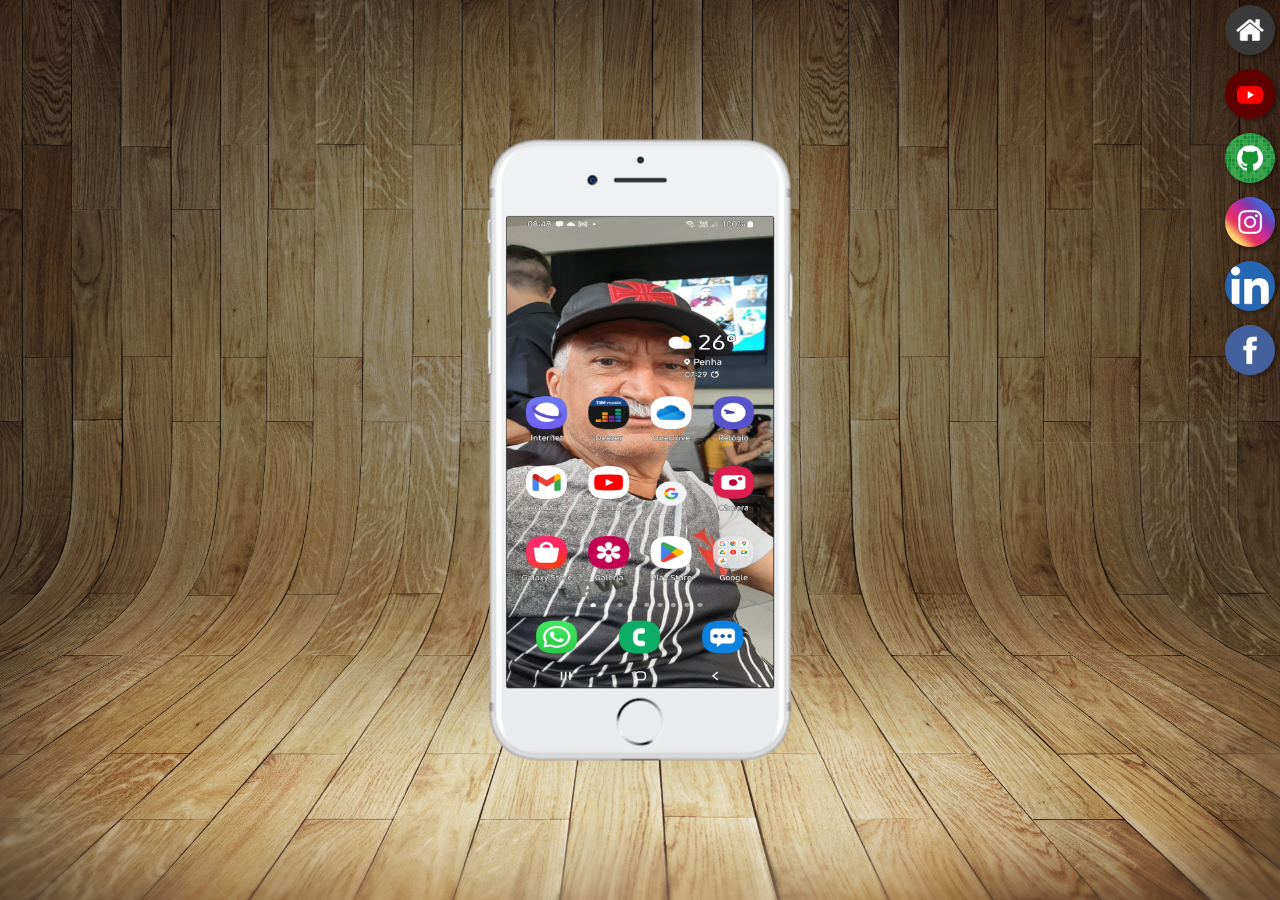
<file: index.html>
<!DOCTYPE html>
<html lang="Pt-br">
<head>
    <meta charset="UTF-8">
    <meta http-equiv="X-UA-Compatible" content="IE=edge">
    <meta name="viewport" content="width=device-width, initial-scale=1.0">
    <link rel="shortcut icon" href="favicon.ico" type="image/x-icon">
    <title>Projeto das Redes Sociais</title>
    <link rel="stylesheet" href="estilos/style.css">
</head>
<body>
   <main>
    <section id="telefone">
        <iframe src="home.html" name="tela" id="tela" frameborder="0">
            Seu navegador não é compatível com isso.
        </iframe>        
    </section>
    <section id="redes-sociais">
        <a href="home.html" target="tela"><img src="imagens/logo-home.jpg" alt="Home"></a><br>
        <a href="youtube.html" target="tela"><img src="imagens/logo-youtube.jpg" alt="YouTube"></a><br>
        <a href="github.html" target="tela"><img src="imagens/logo-github.jpg" alt="GitHub"></a><br>
        <a href="instagram.html" target="tela"><img src="imagens/logo-instagram.jpg" alt="Instagram"></a><br>
        <a href="linkedin.html" target="tela"><img src="imagens/logo-linkedin.jpg" alt="LinkedIn"></a><br>
        <a href="facebook.html" target="tela"><img src="imagens/logo-facebook.jpg" alt="Facebook"></a>
    </section>
   </main>
</body>
</html>
</file>
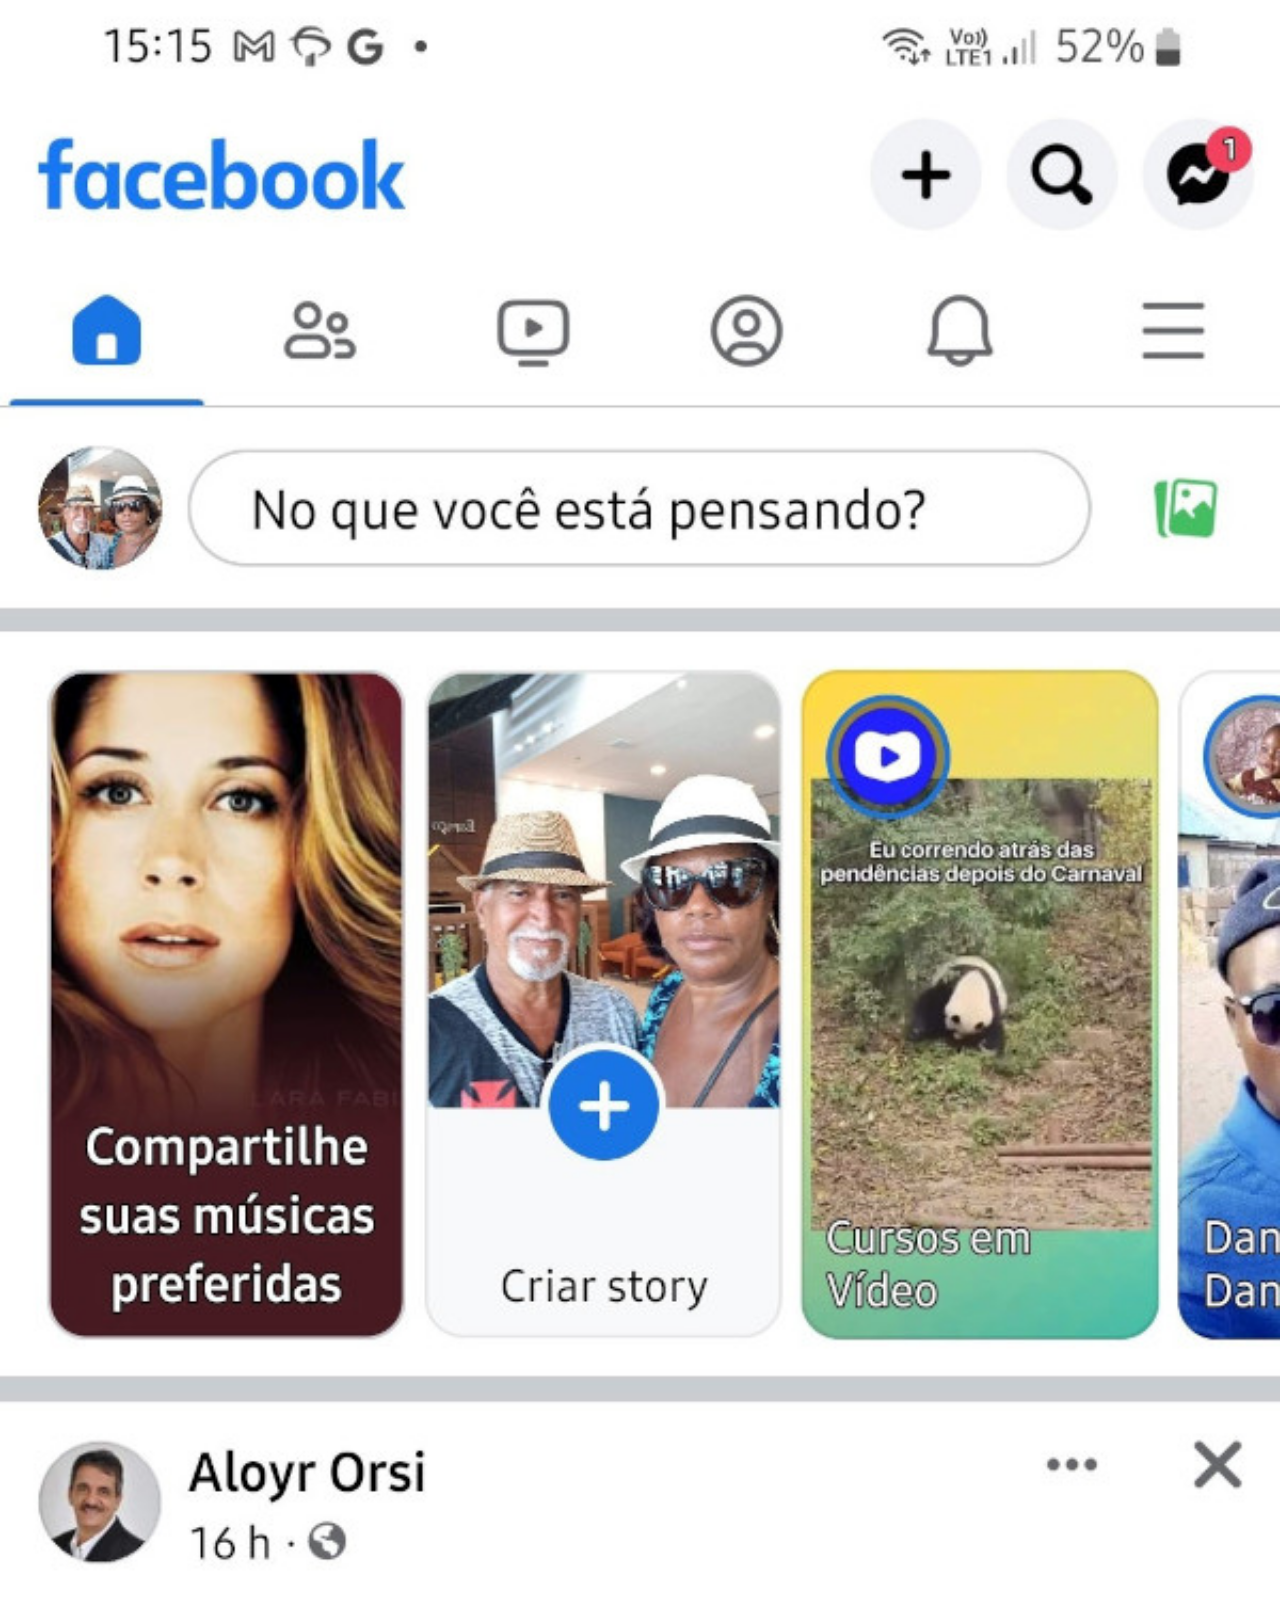
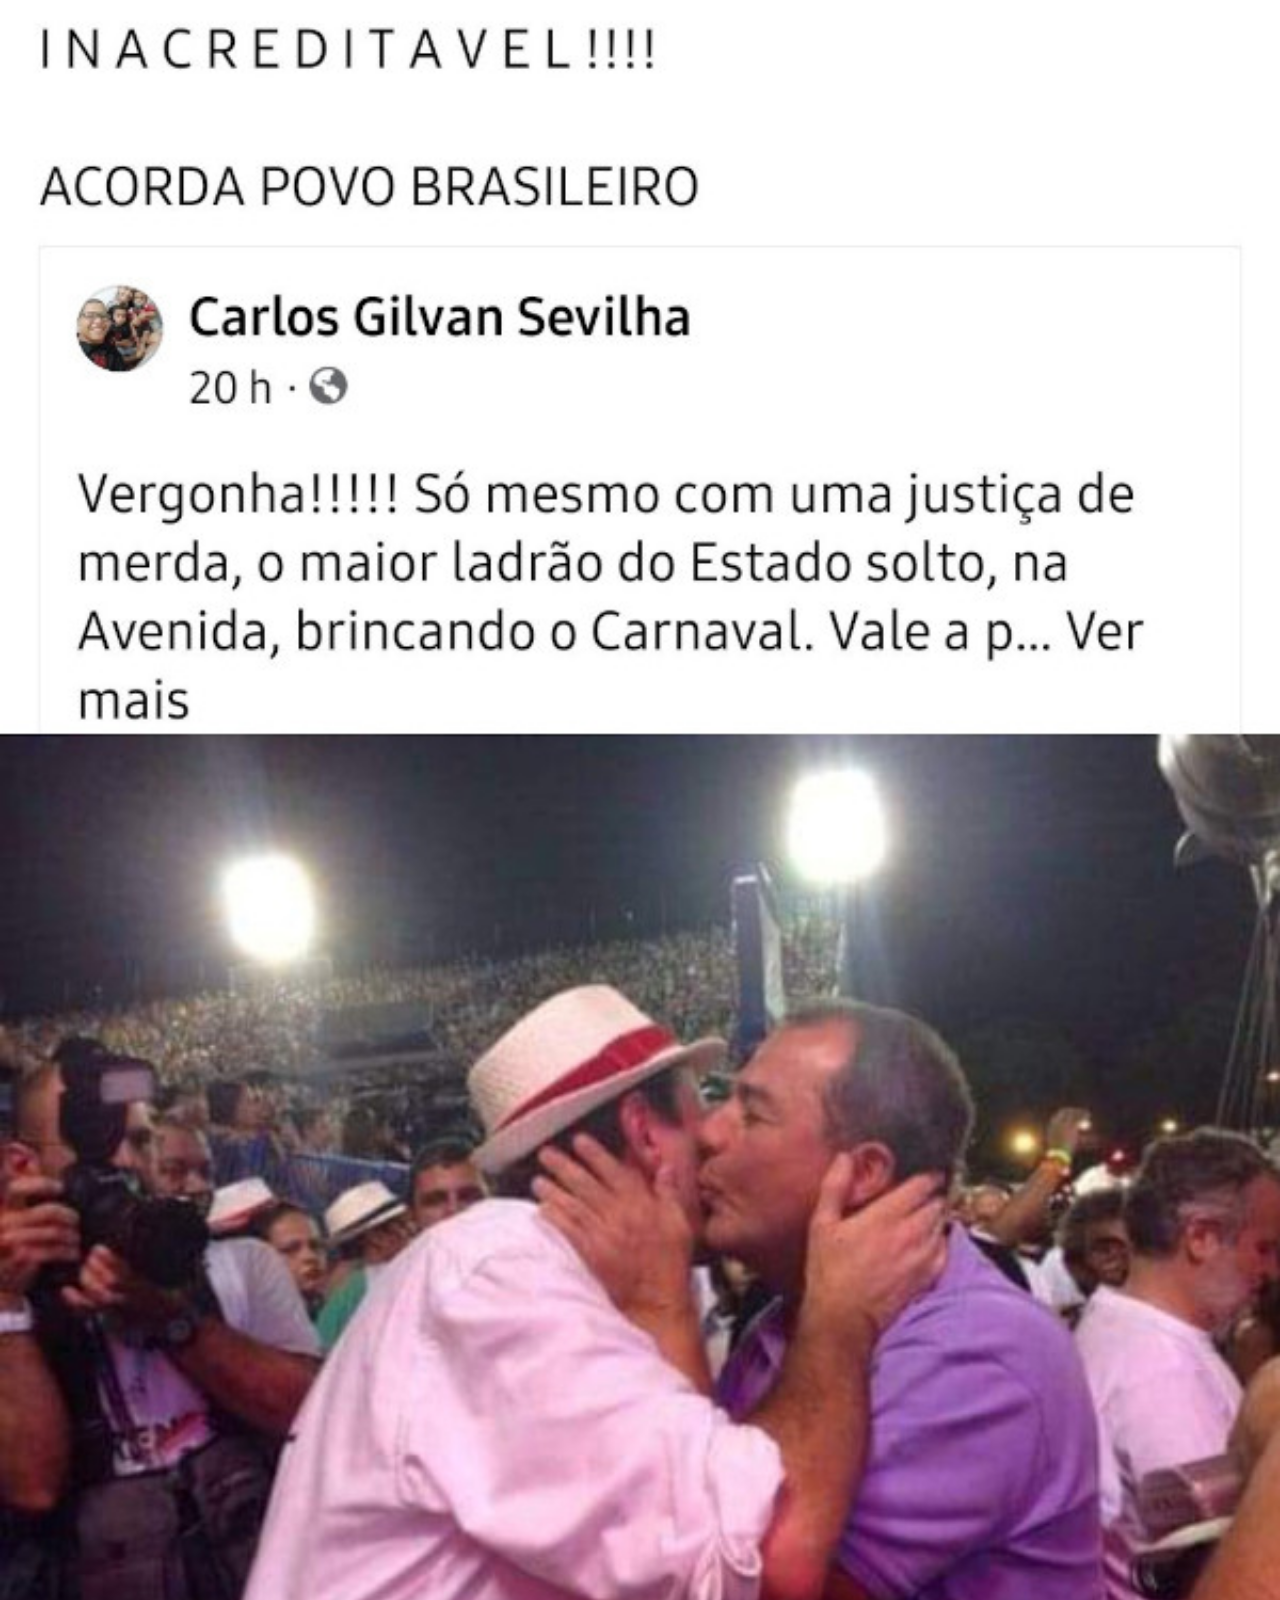
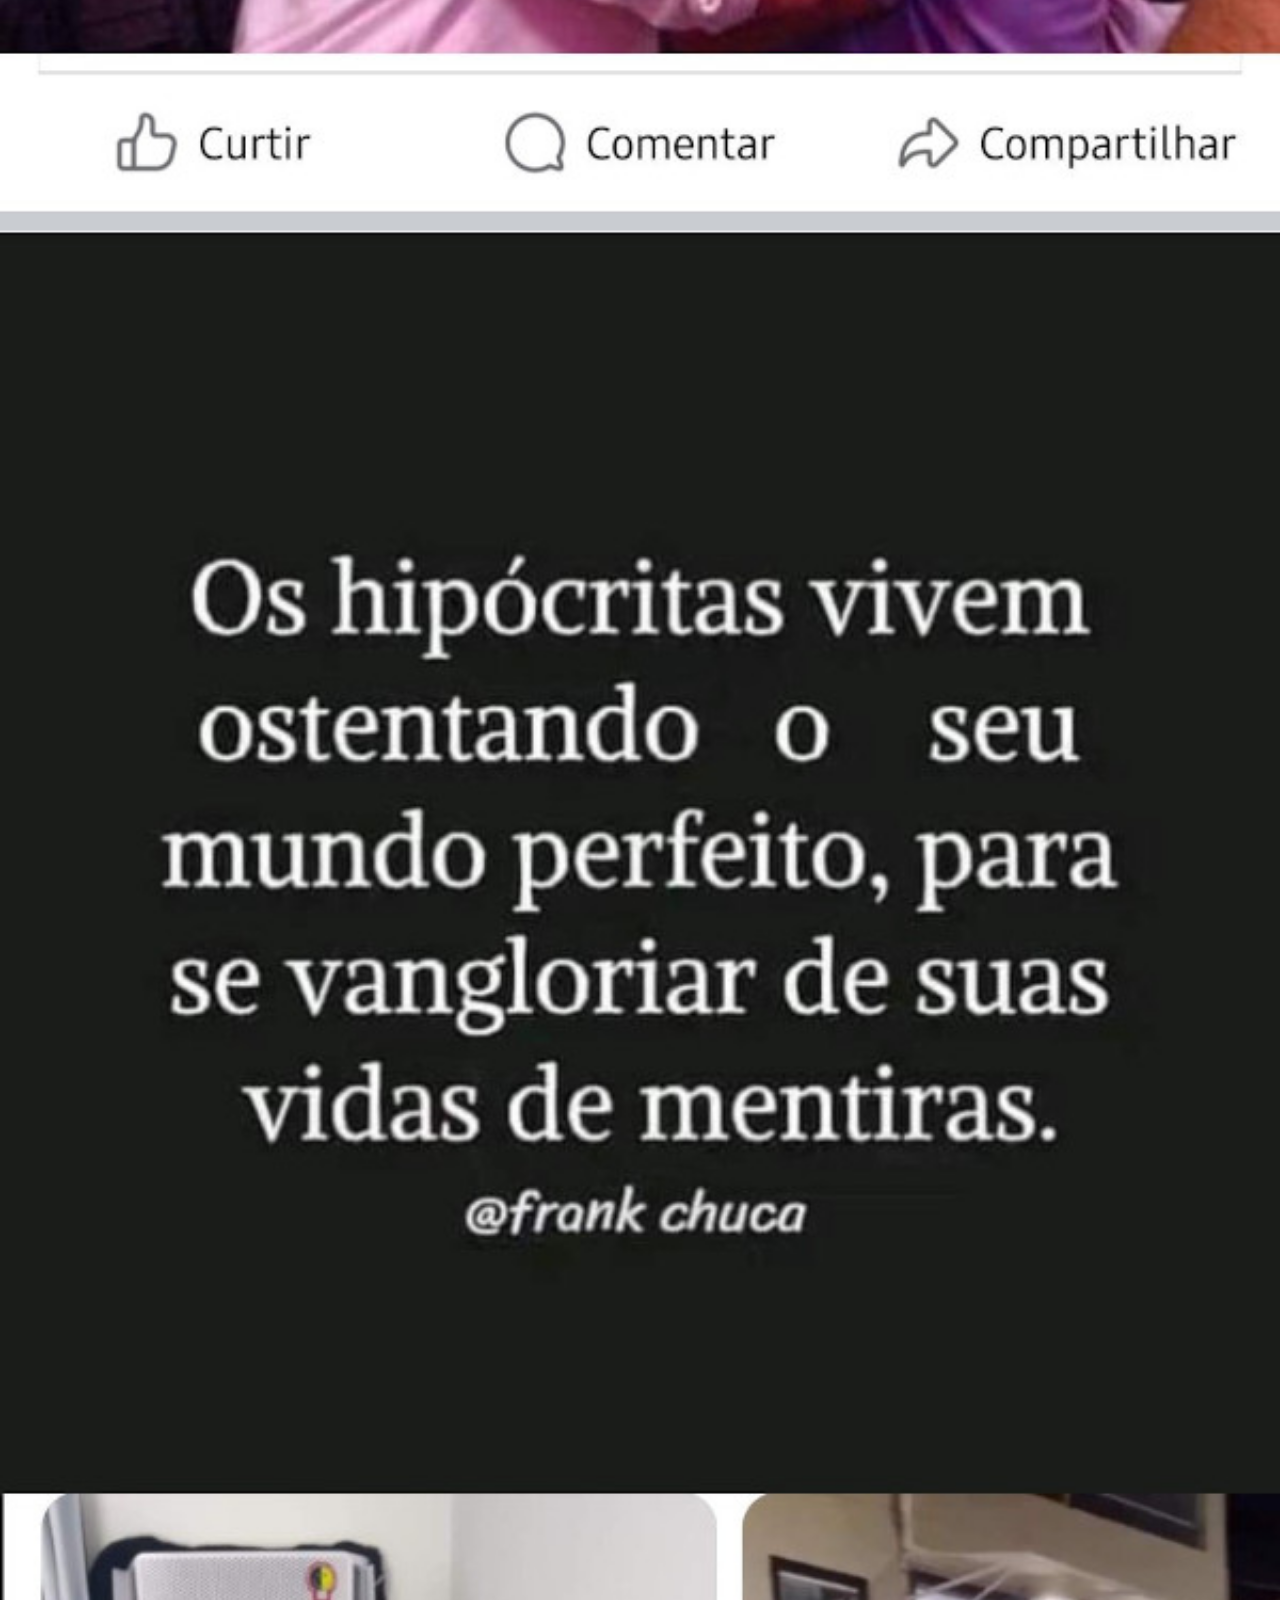
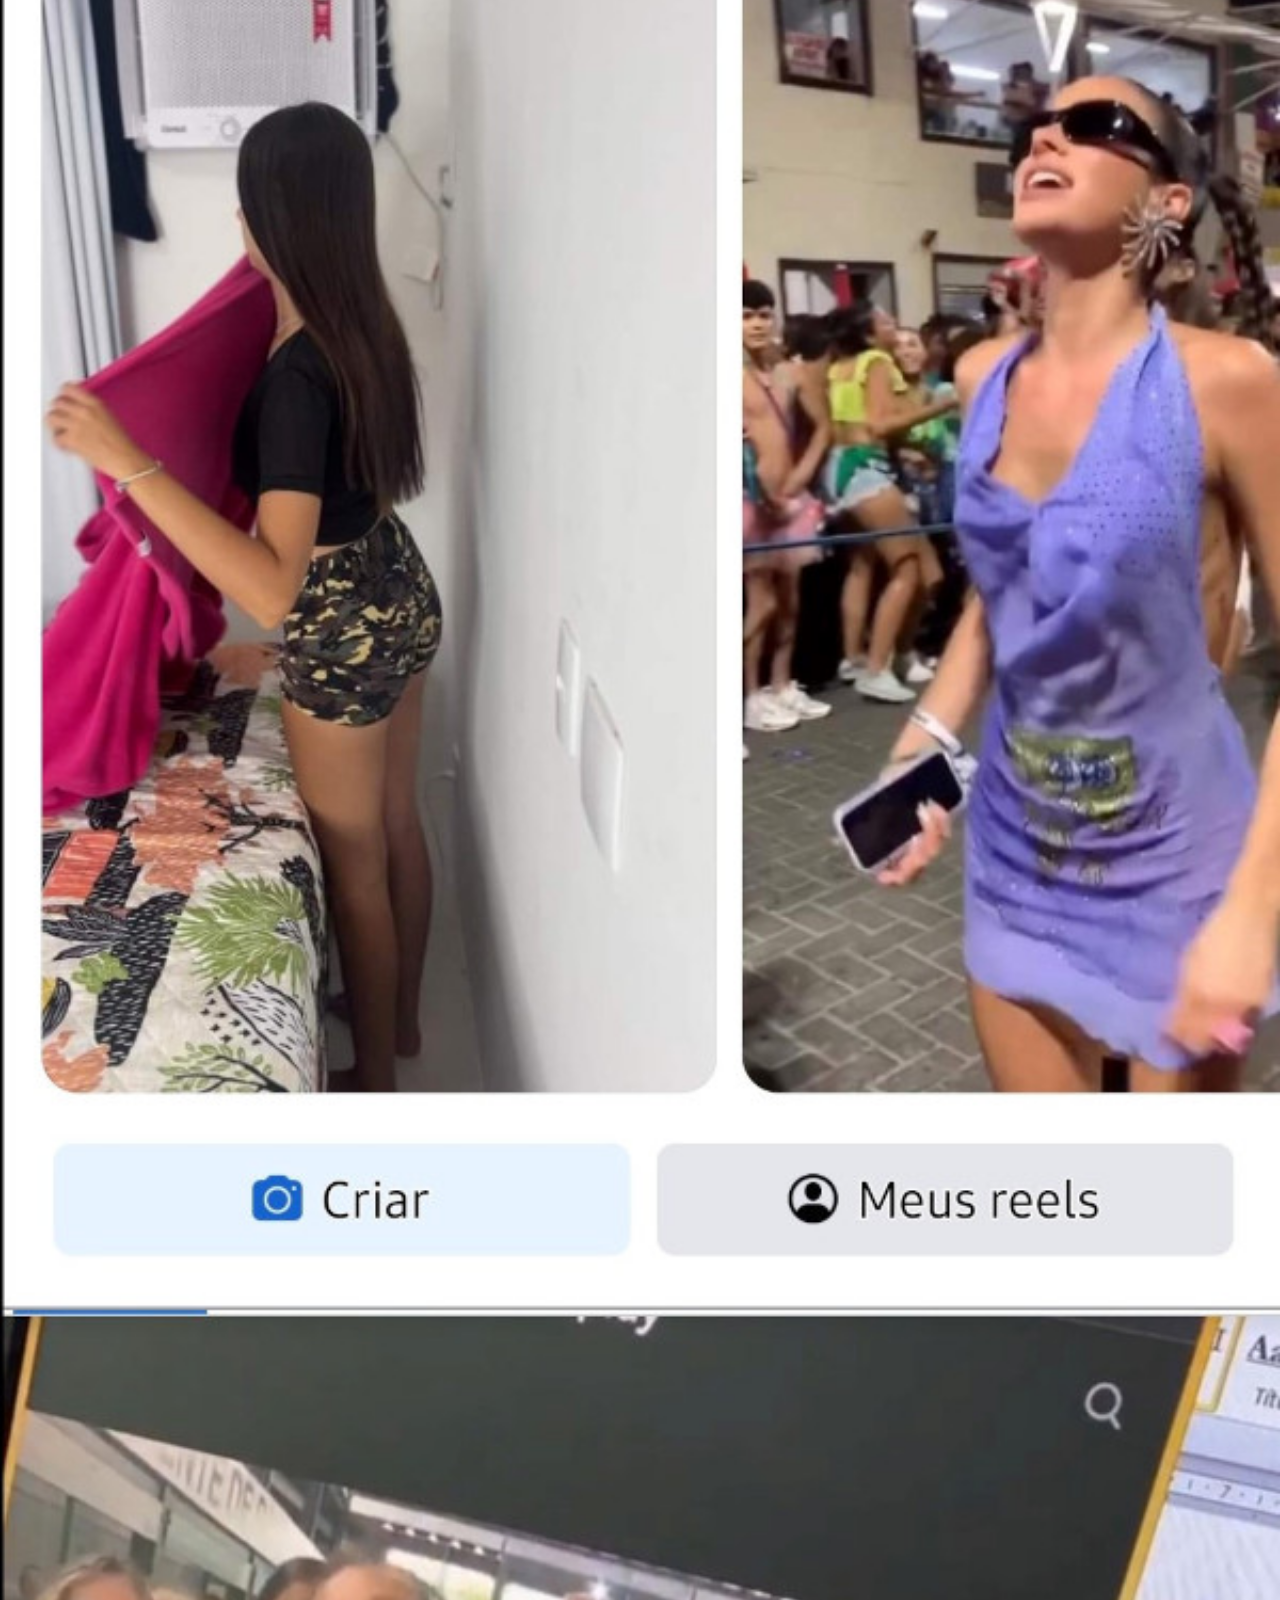
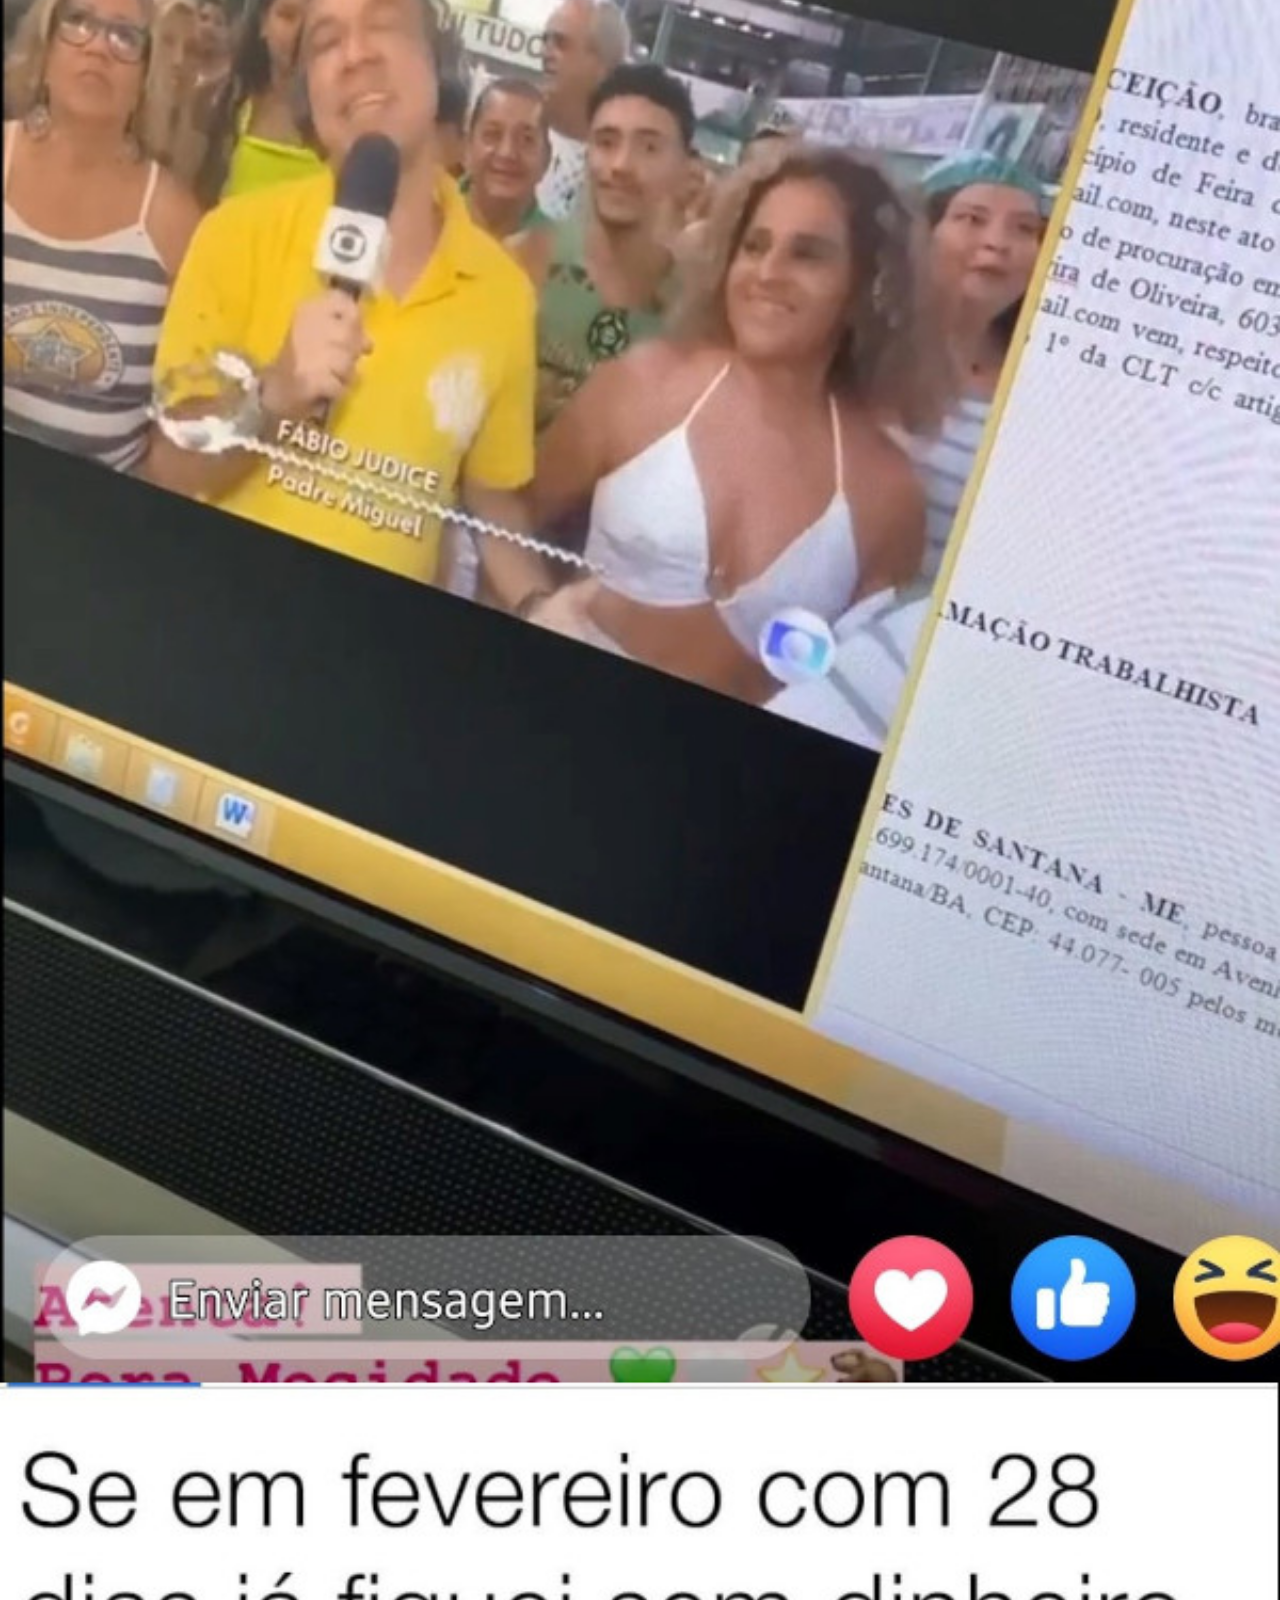
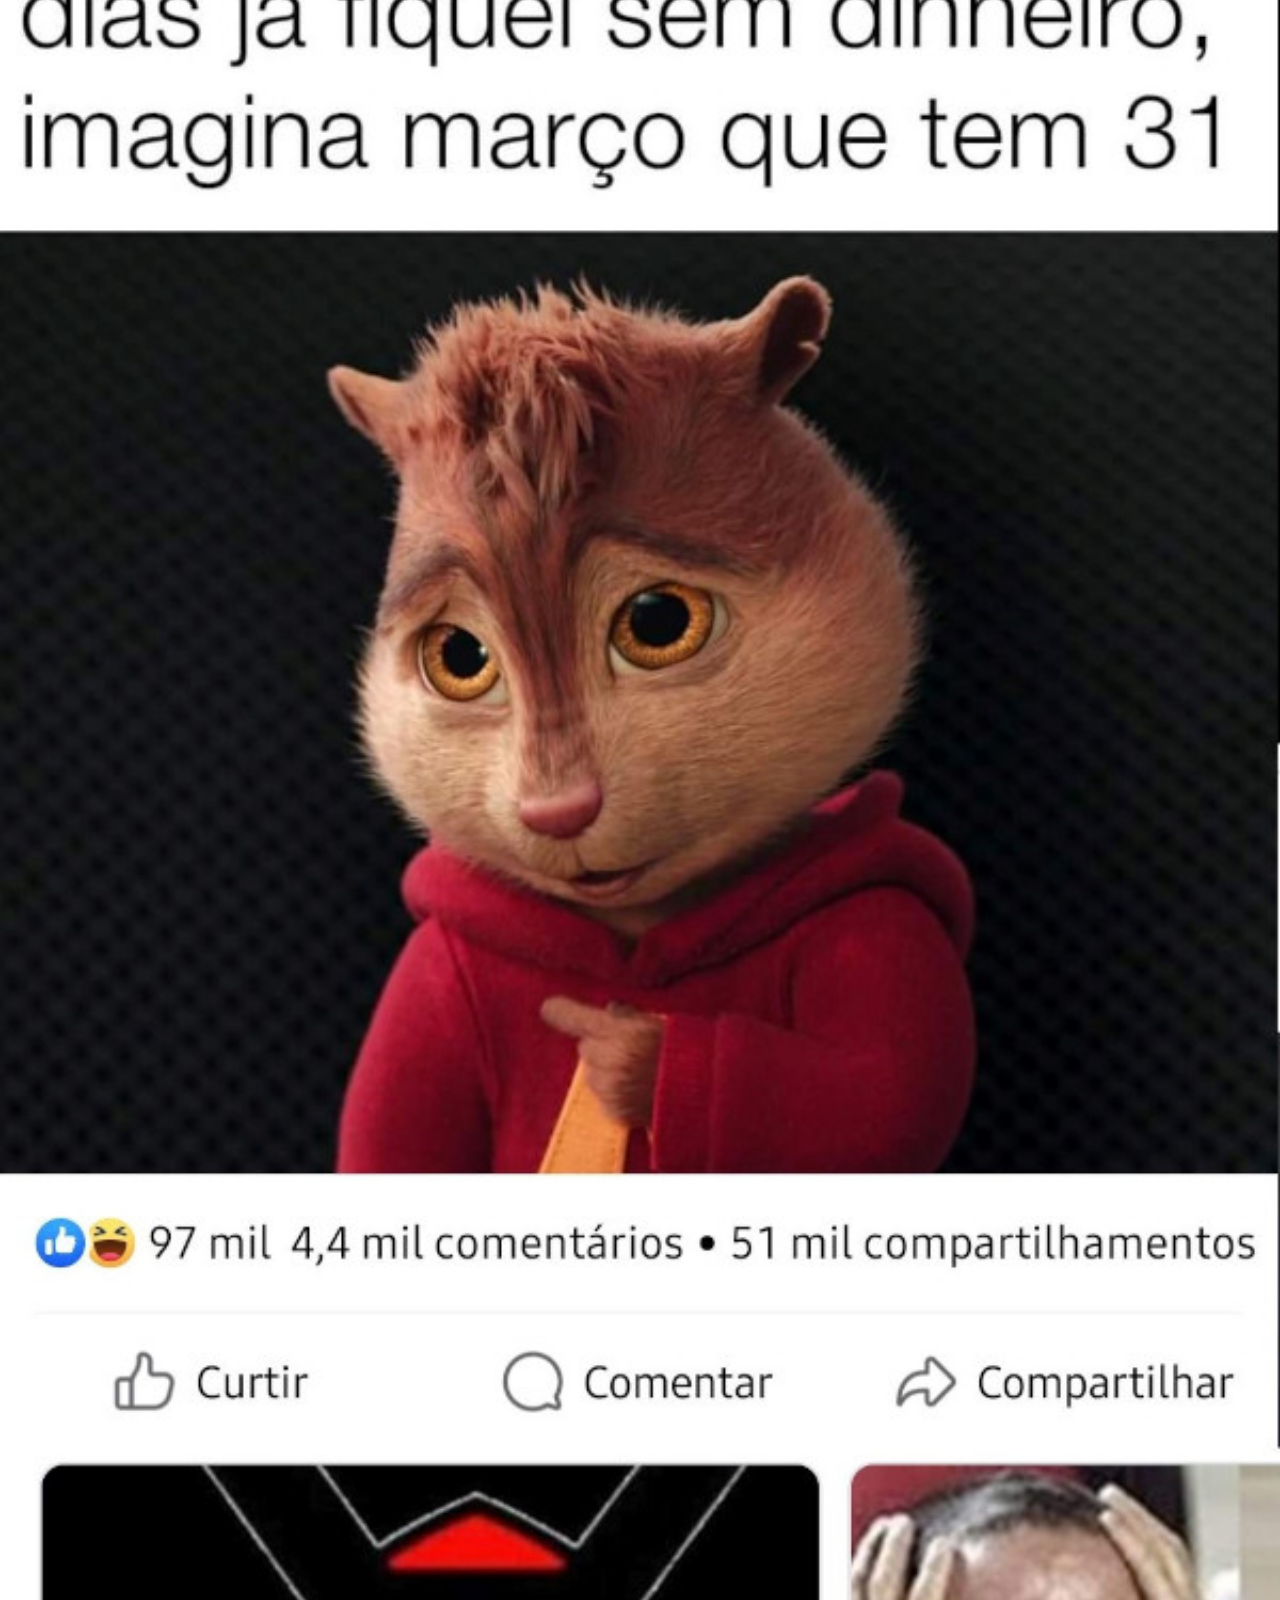
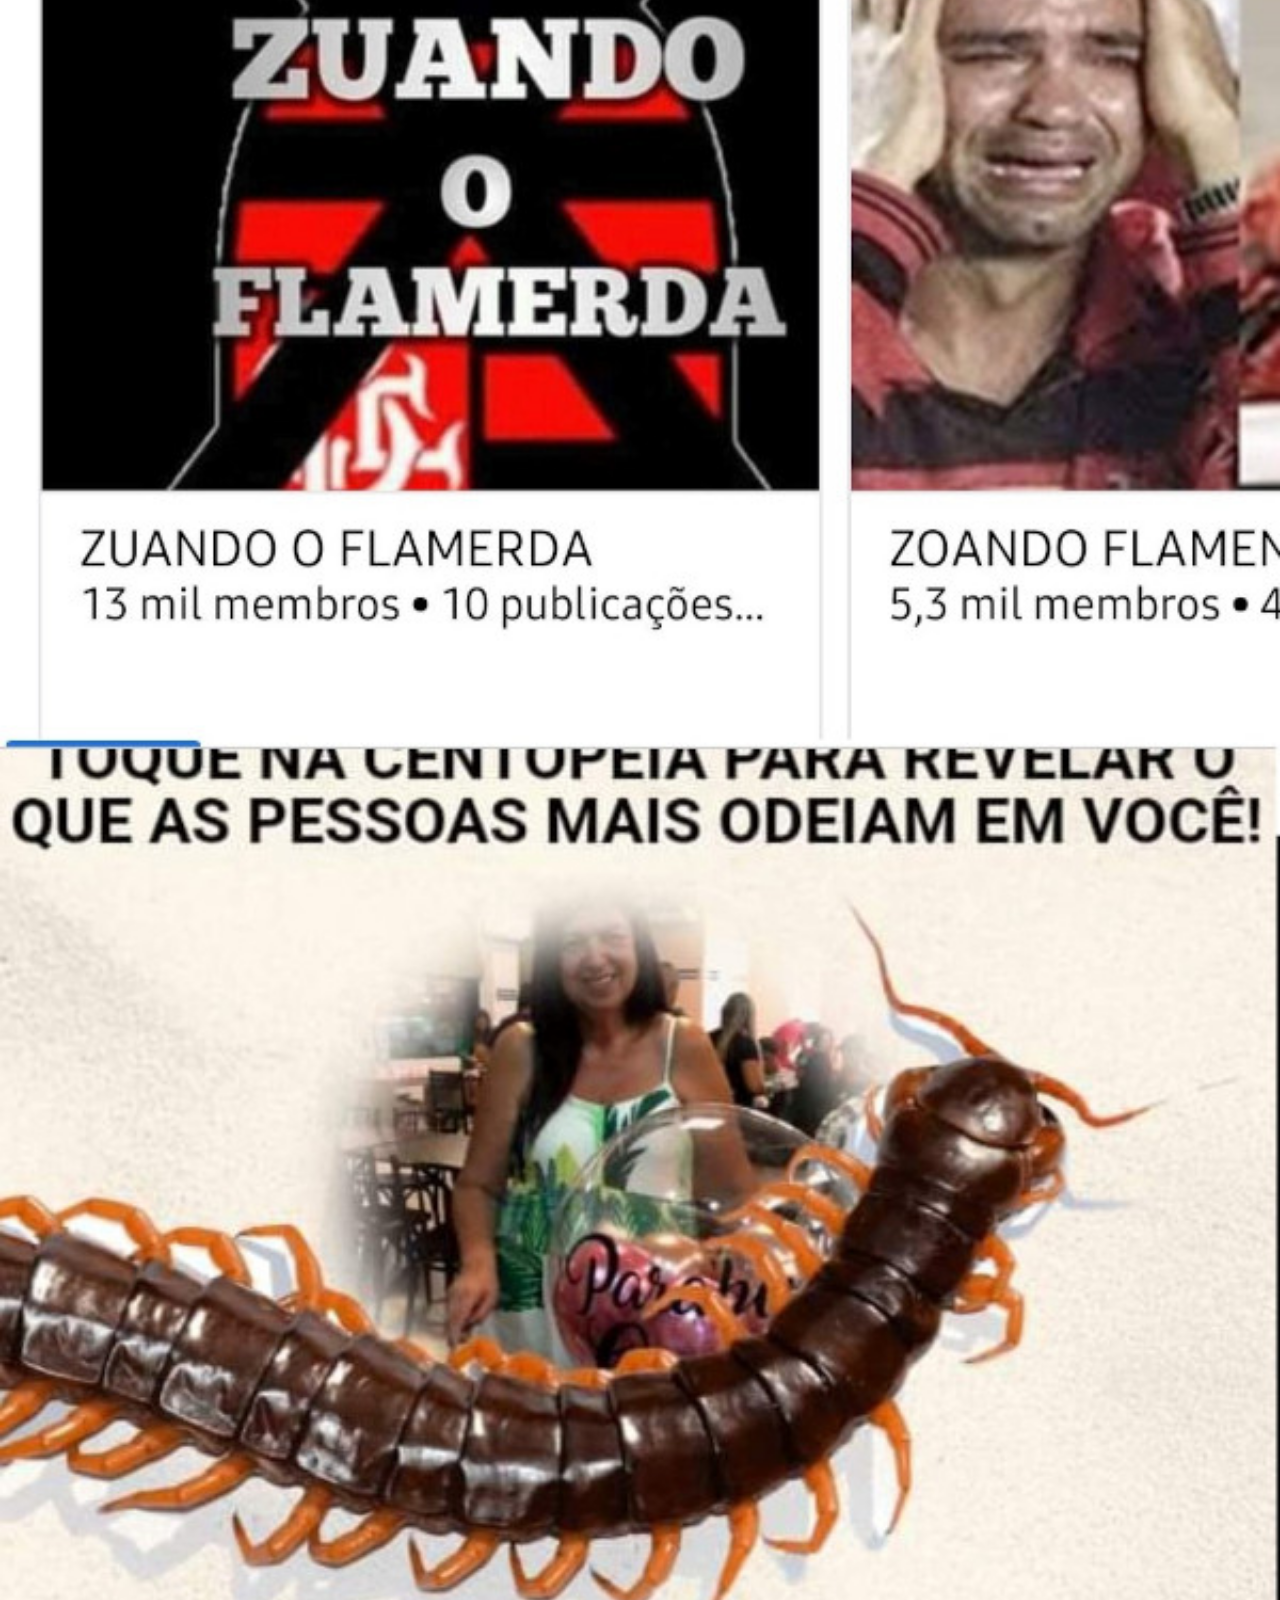
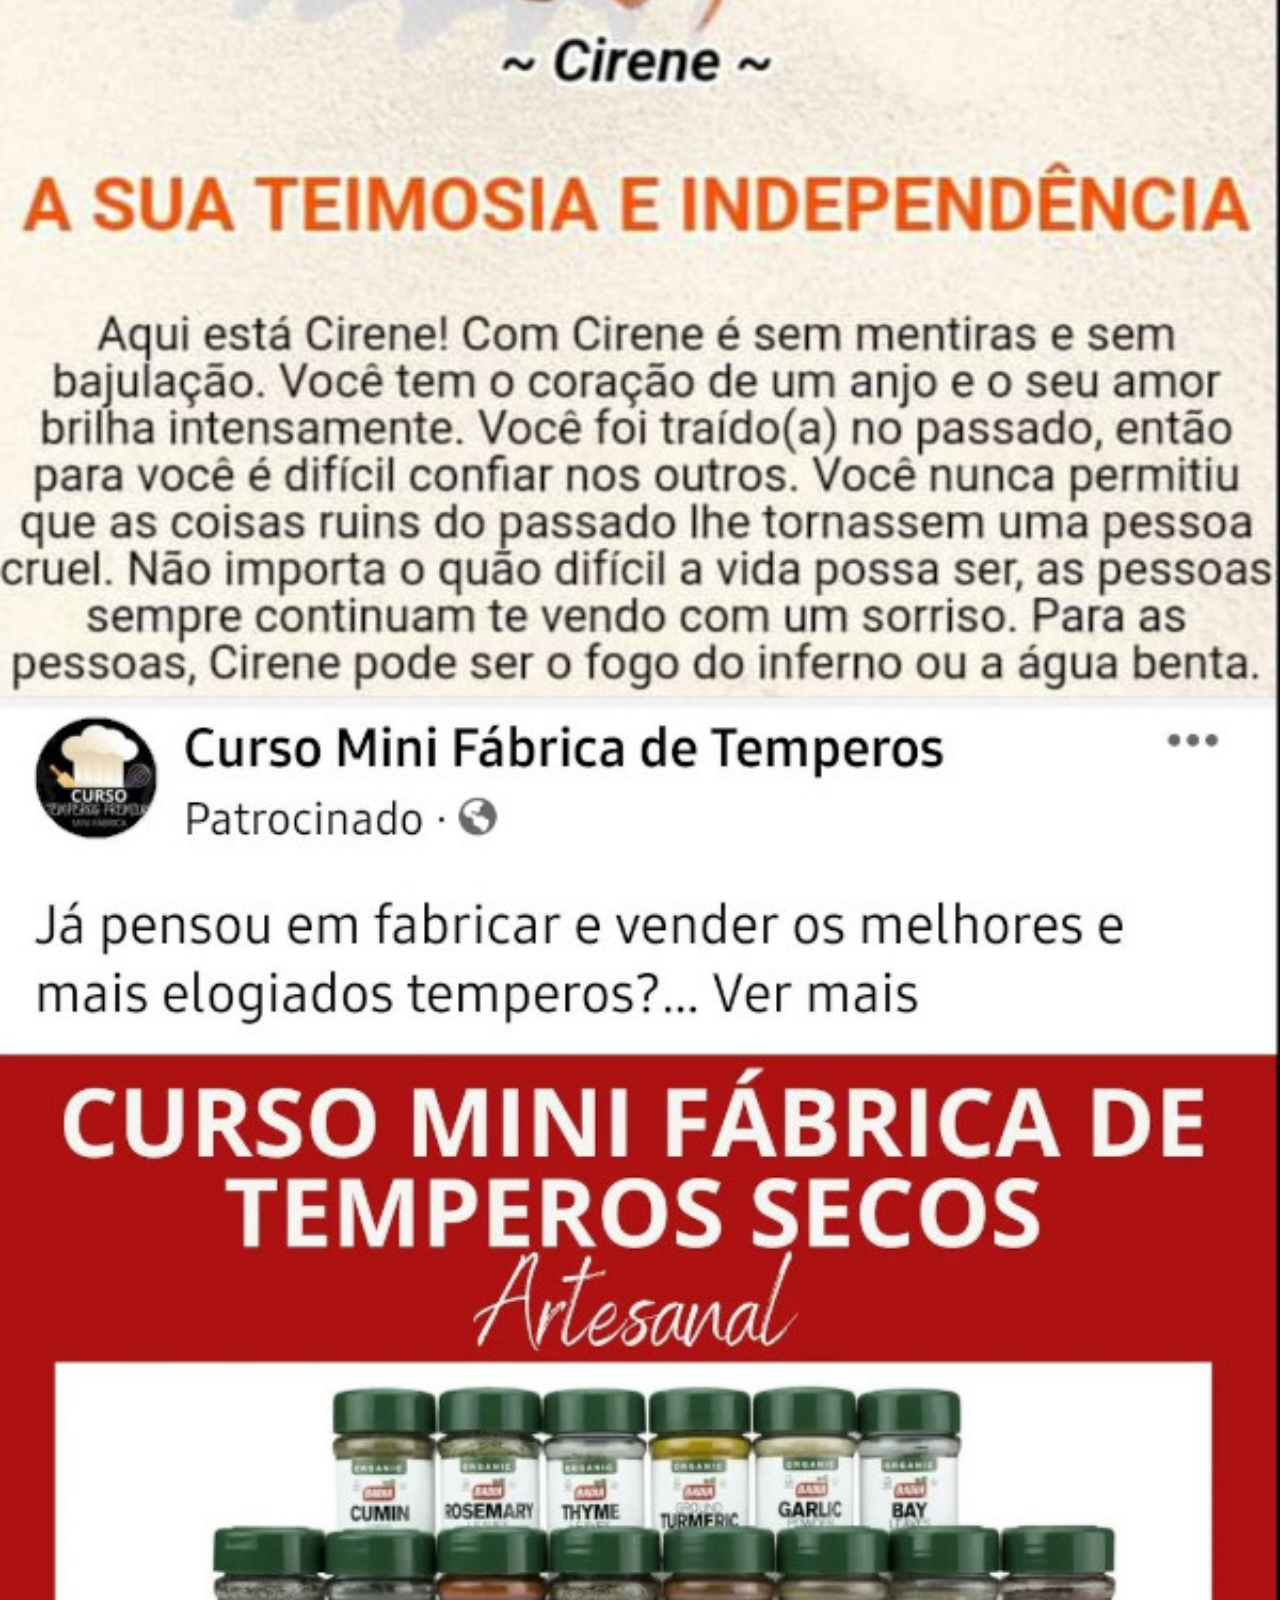
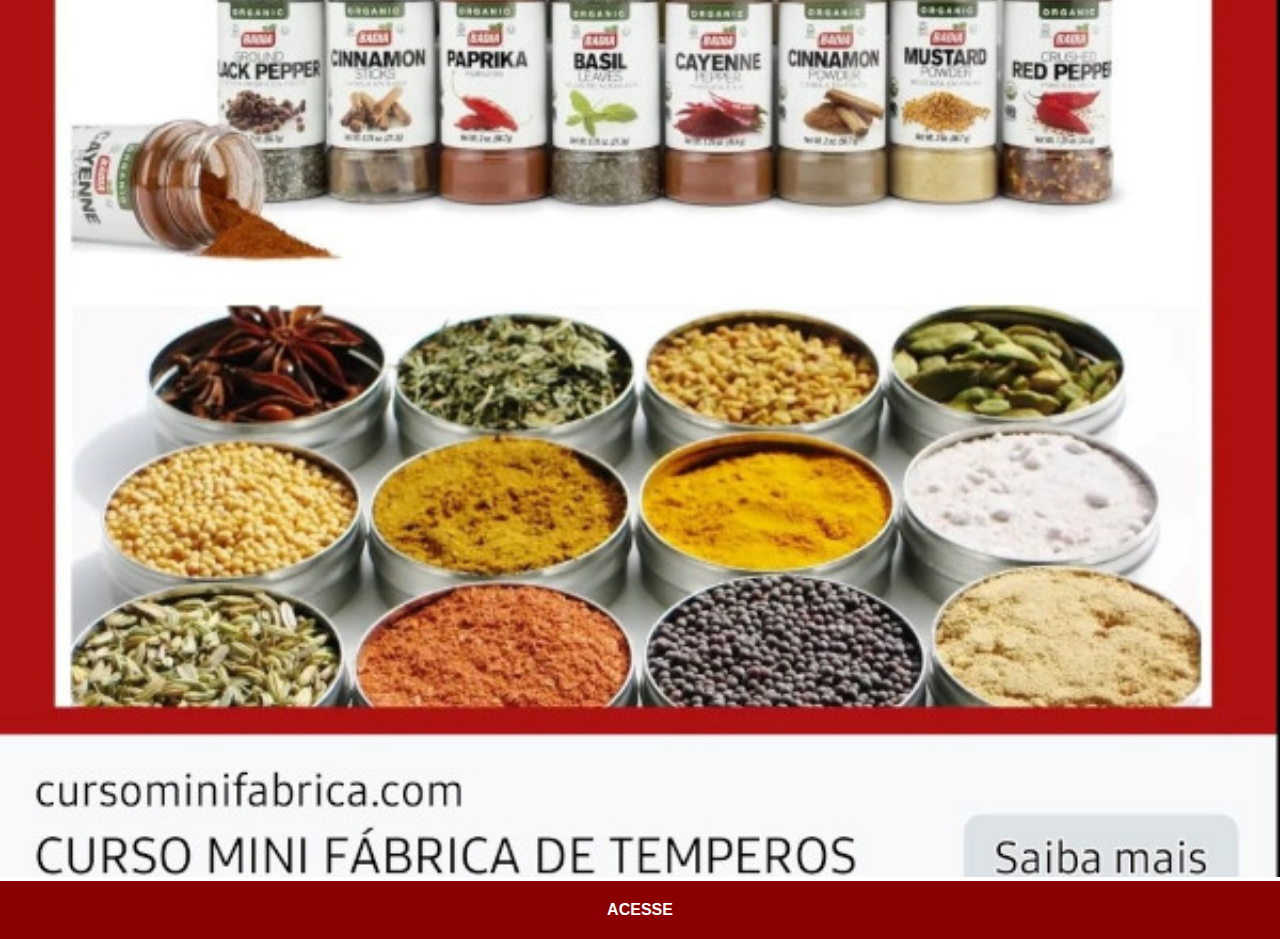
<file: facebook.html>
<!DOCTYPE html>
<html lang="Pt-br">
<head>
    <meta charset="UTF-8">
    <meta http-equiv="X-UA-Compatible" content="IE=edge">
    <meta name="viewport" content="width=device-width, initial-scale=1.0">
    <title>Facebook</title>
    <link rel="stylesheet" href="estilos/social.css">
</head>
<body>
    <img src="imagens/tela-facebook.jpg" alt="Facebook">
    <a href="https://www.Facebook.com/ejmMarketing/" target="_blank">ACESSE</a>
</body>
</html>
</file>
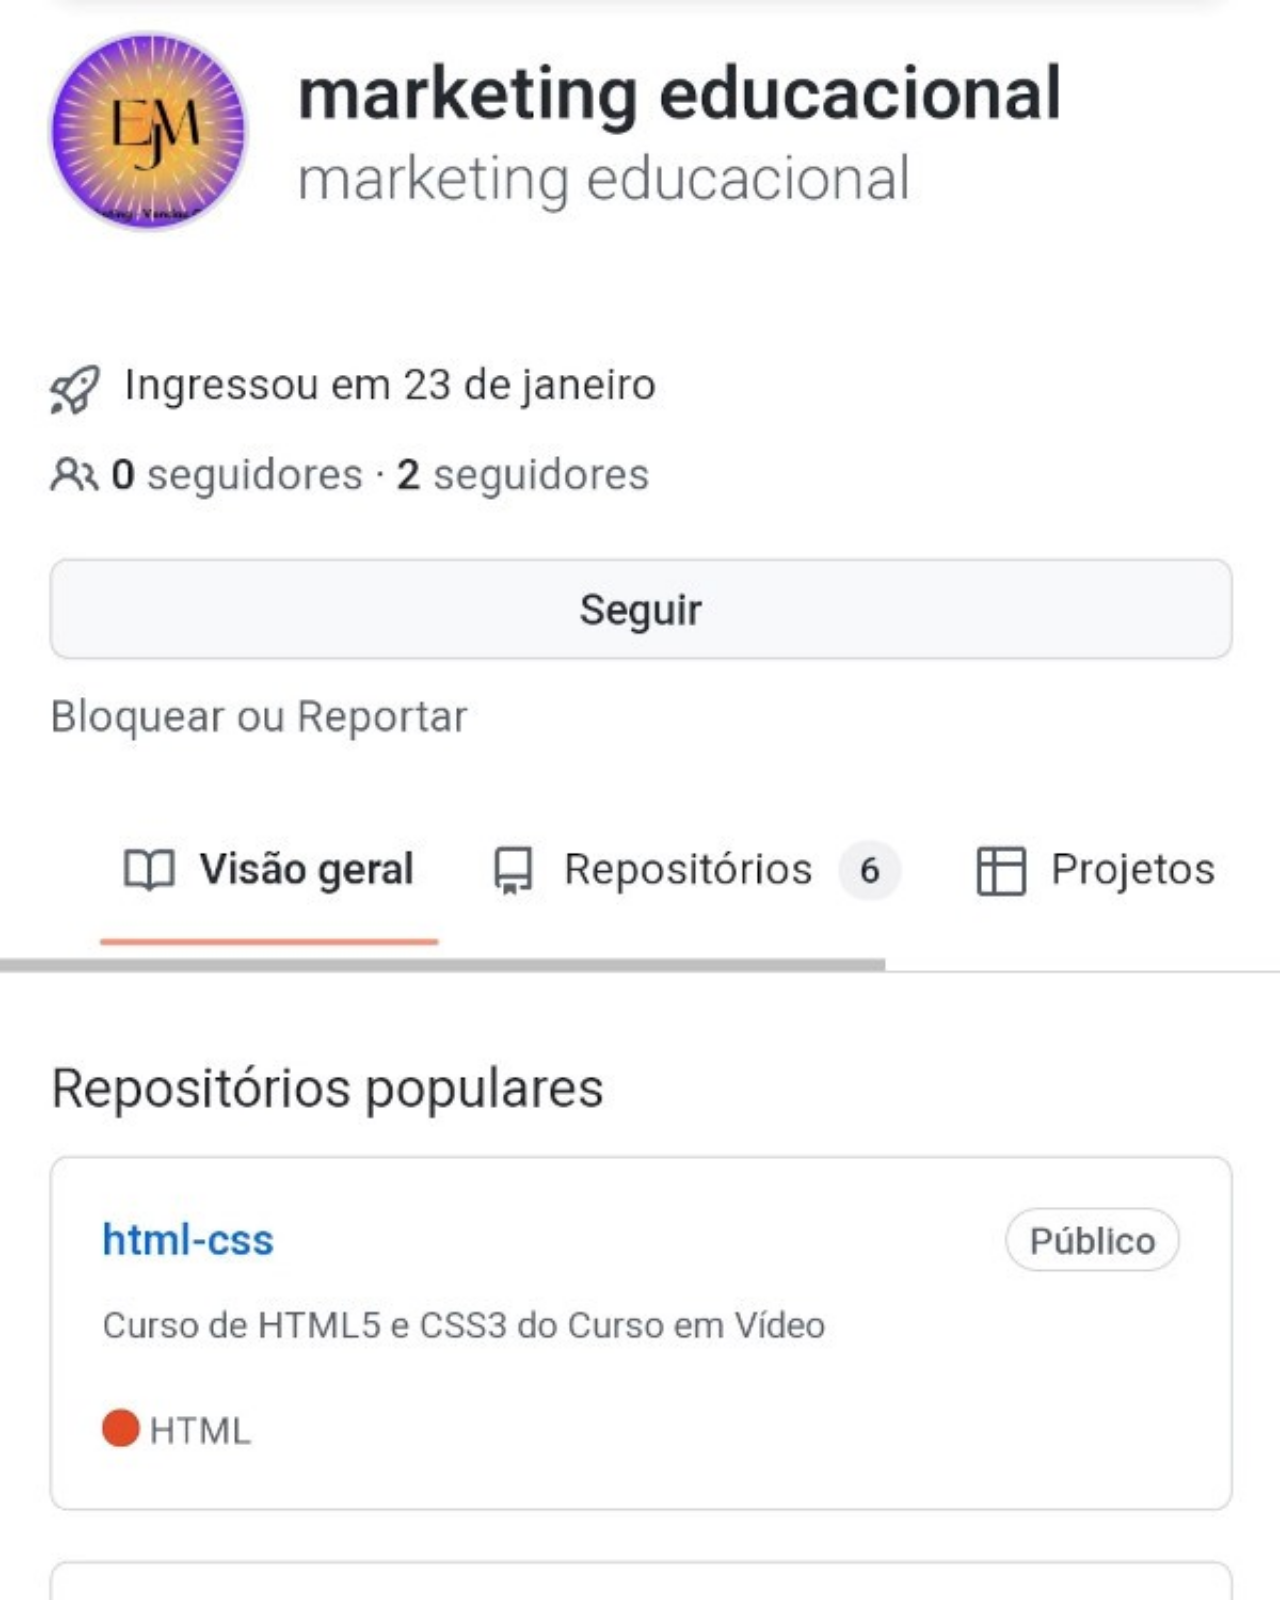
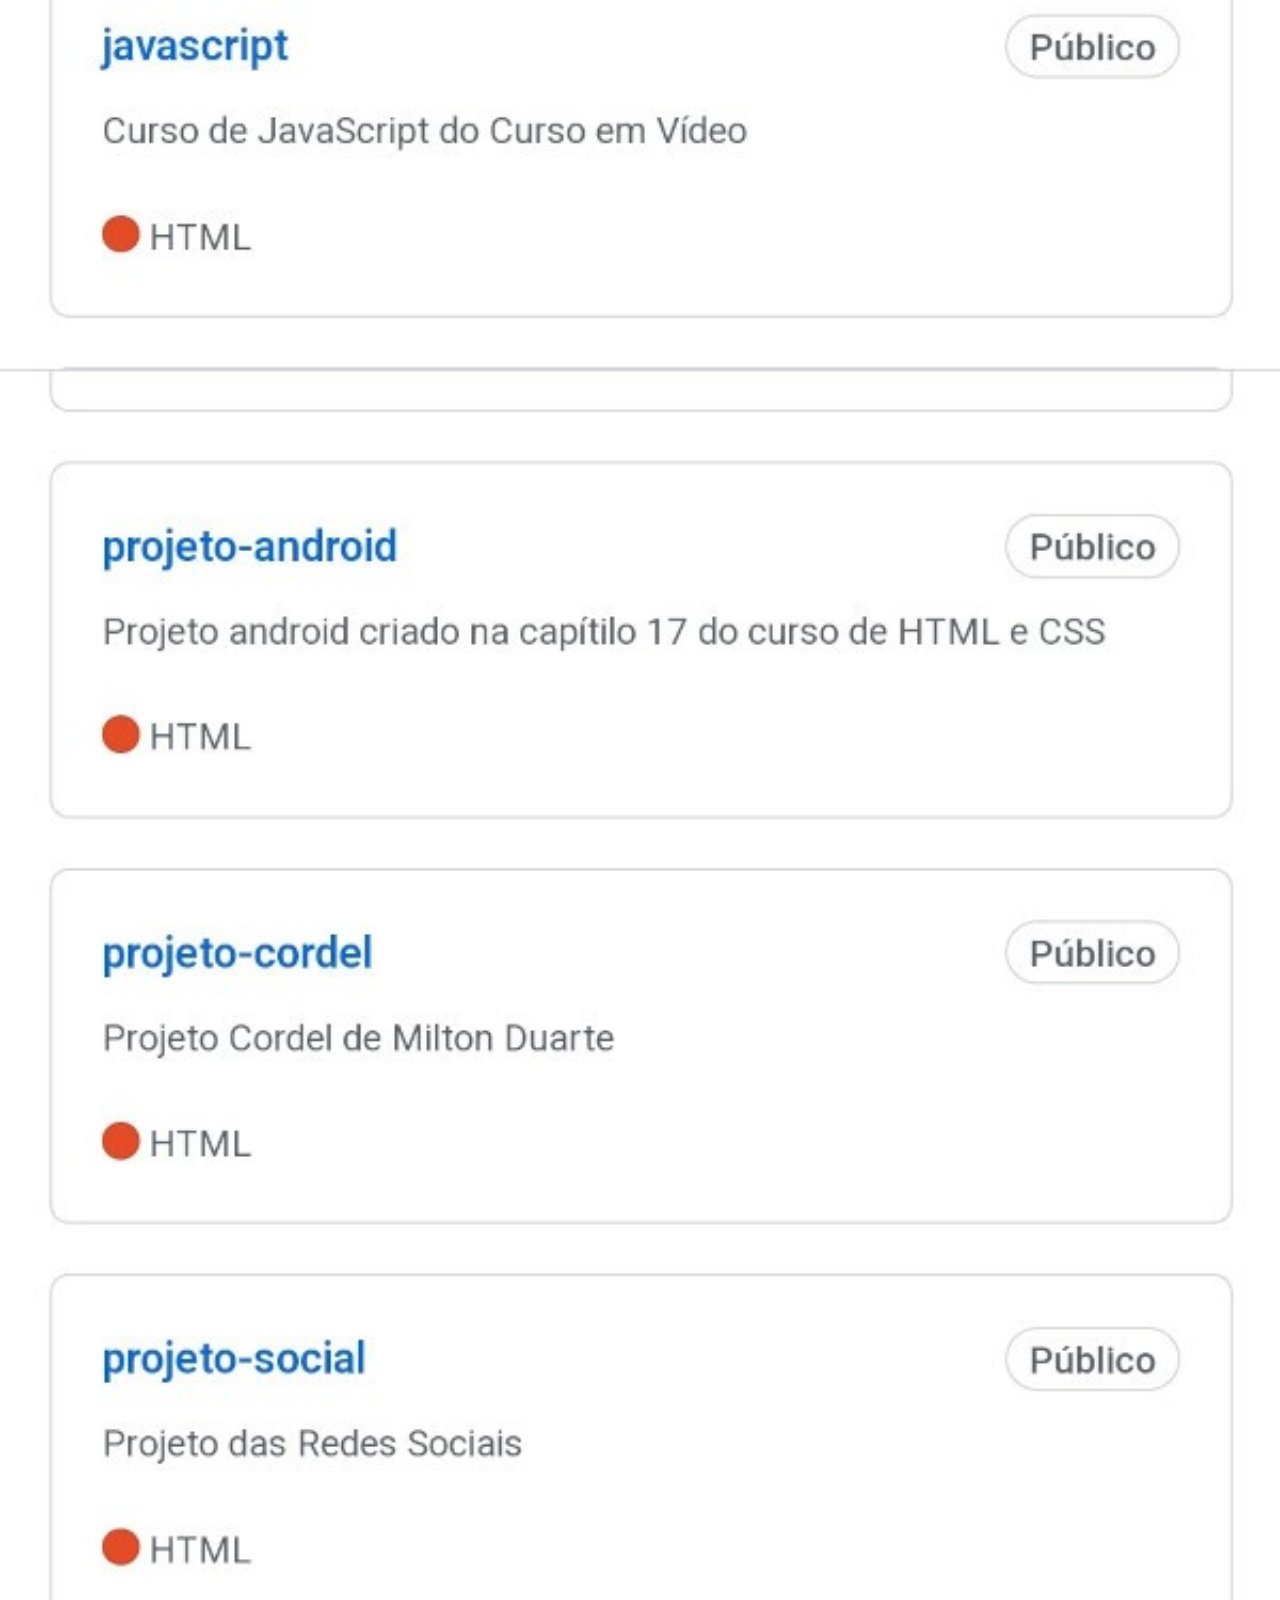
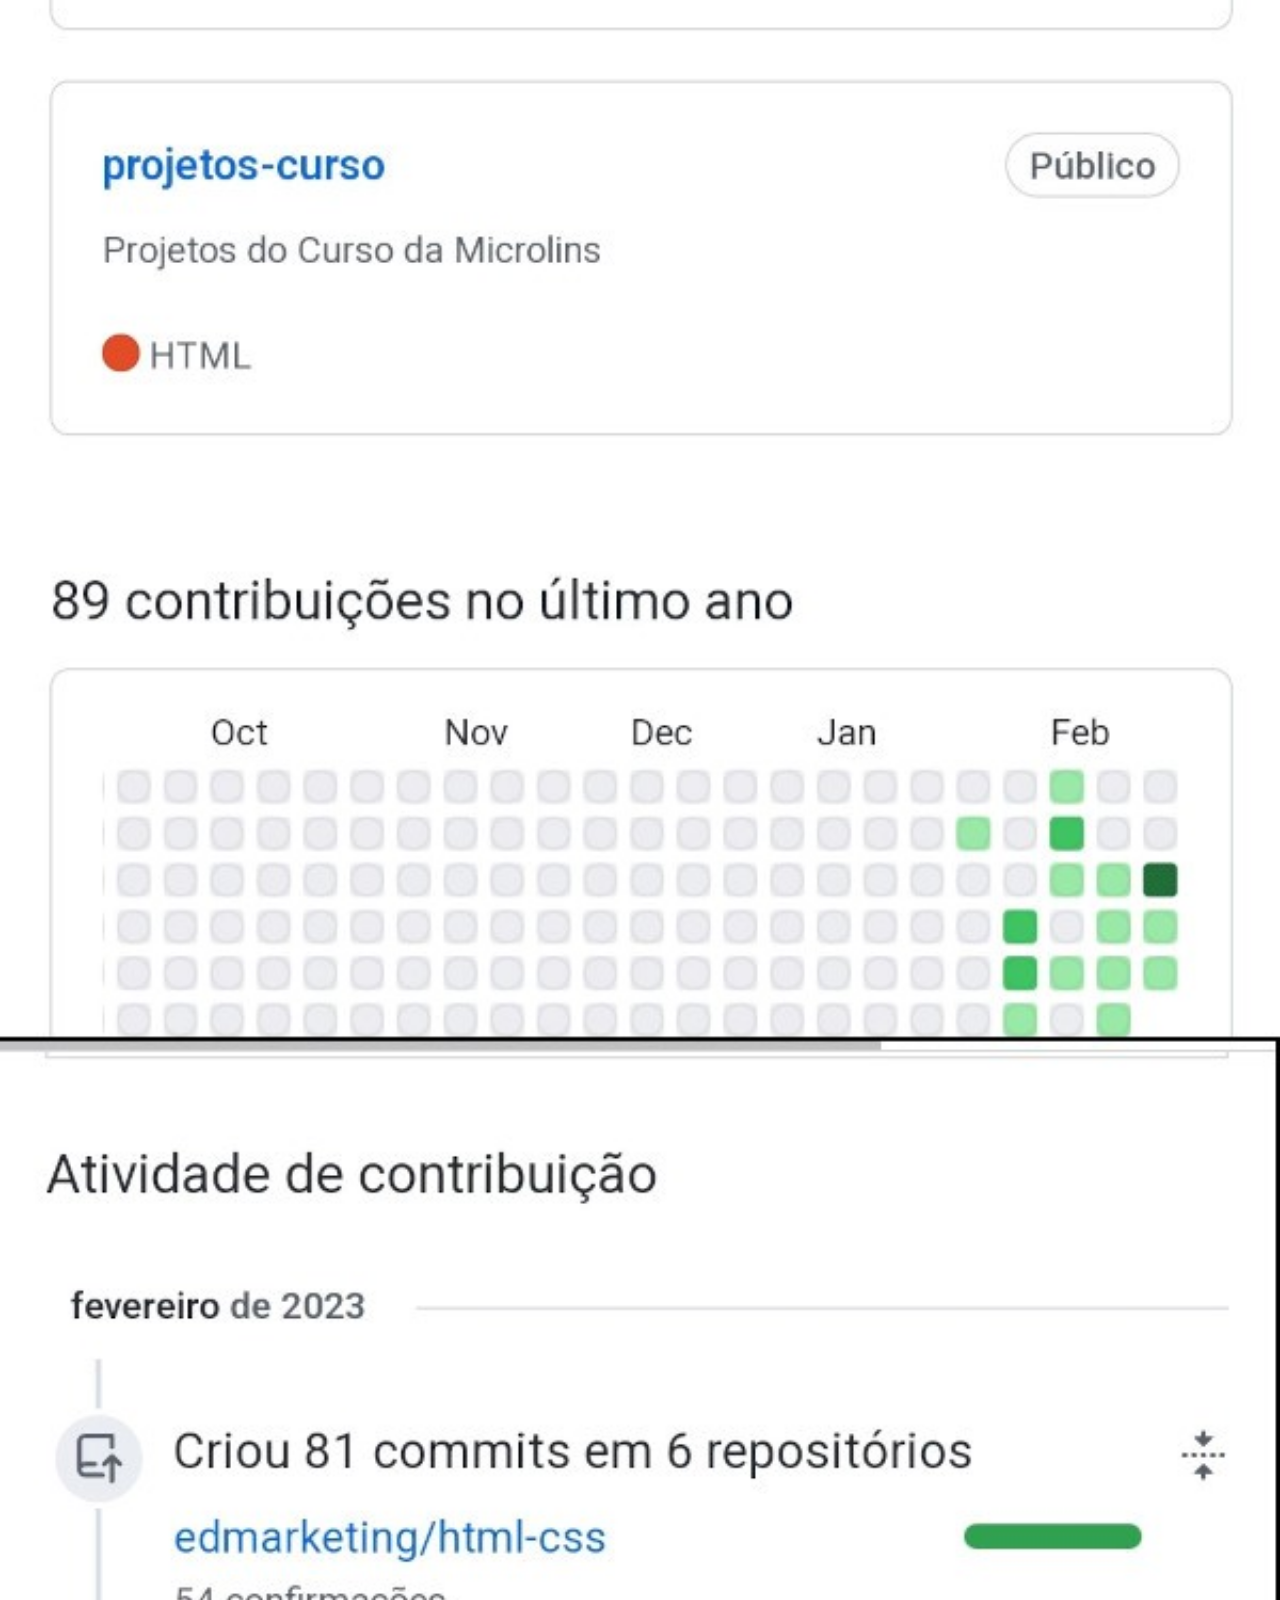
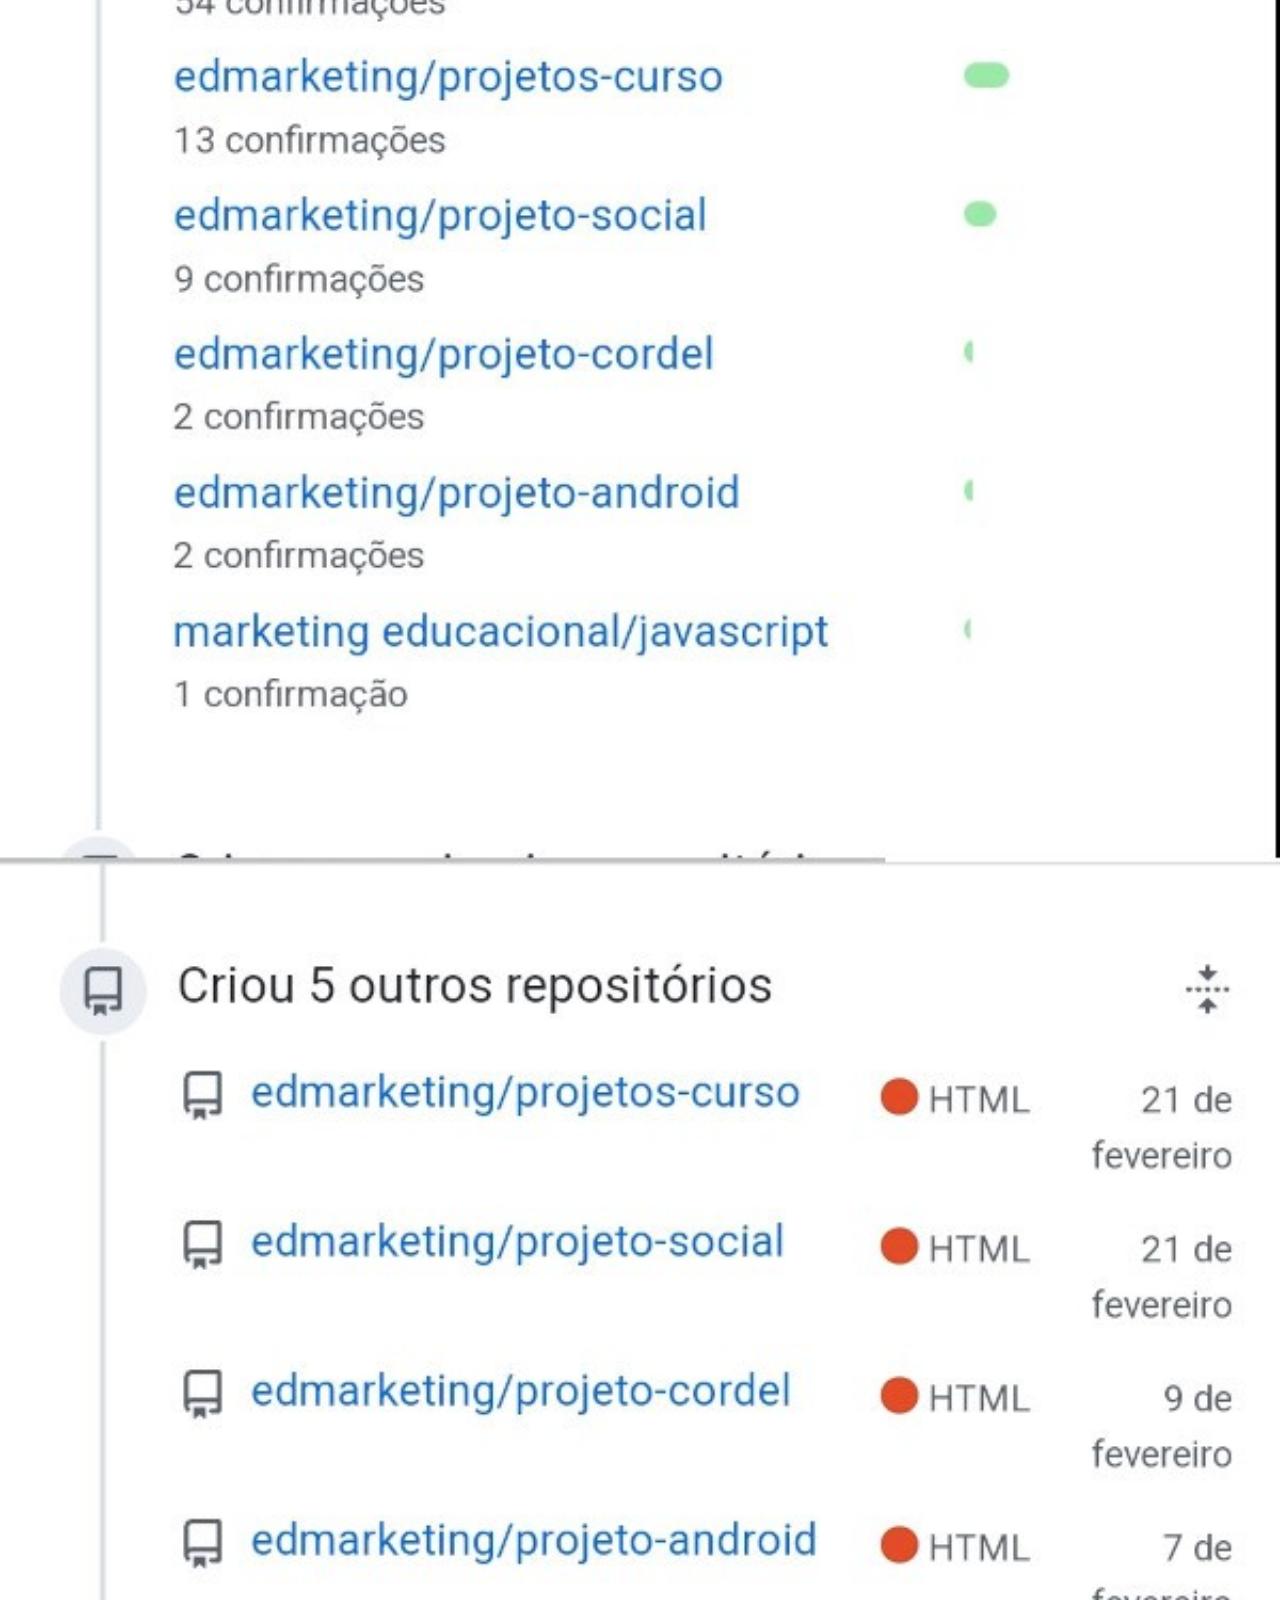
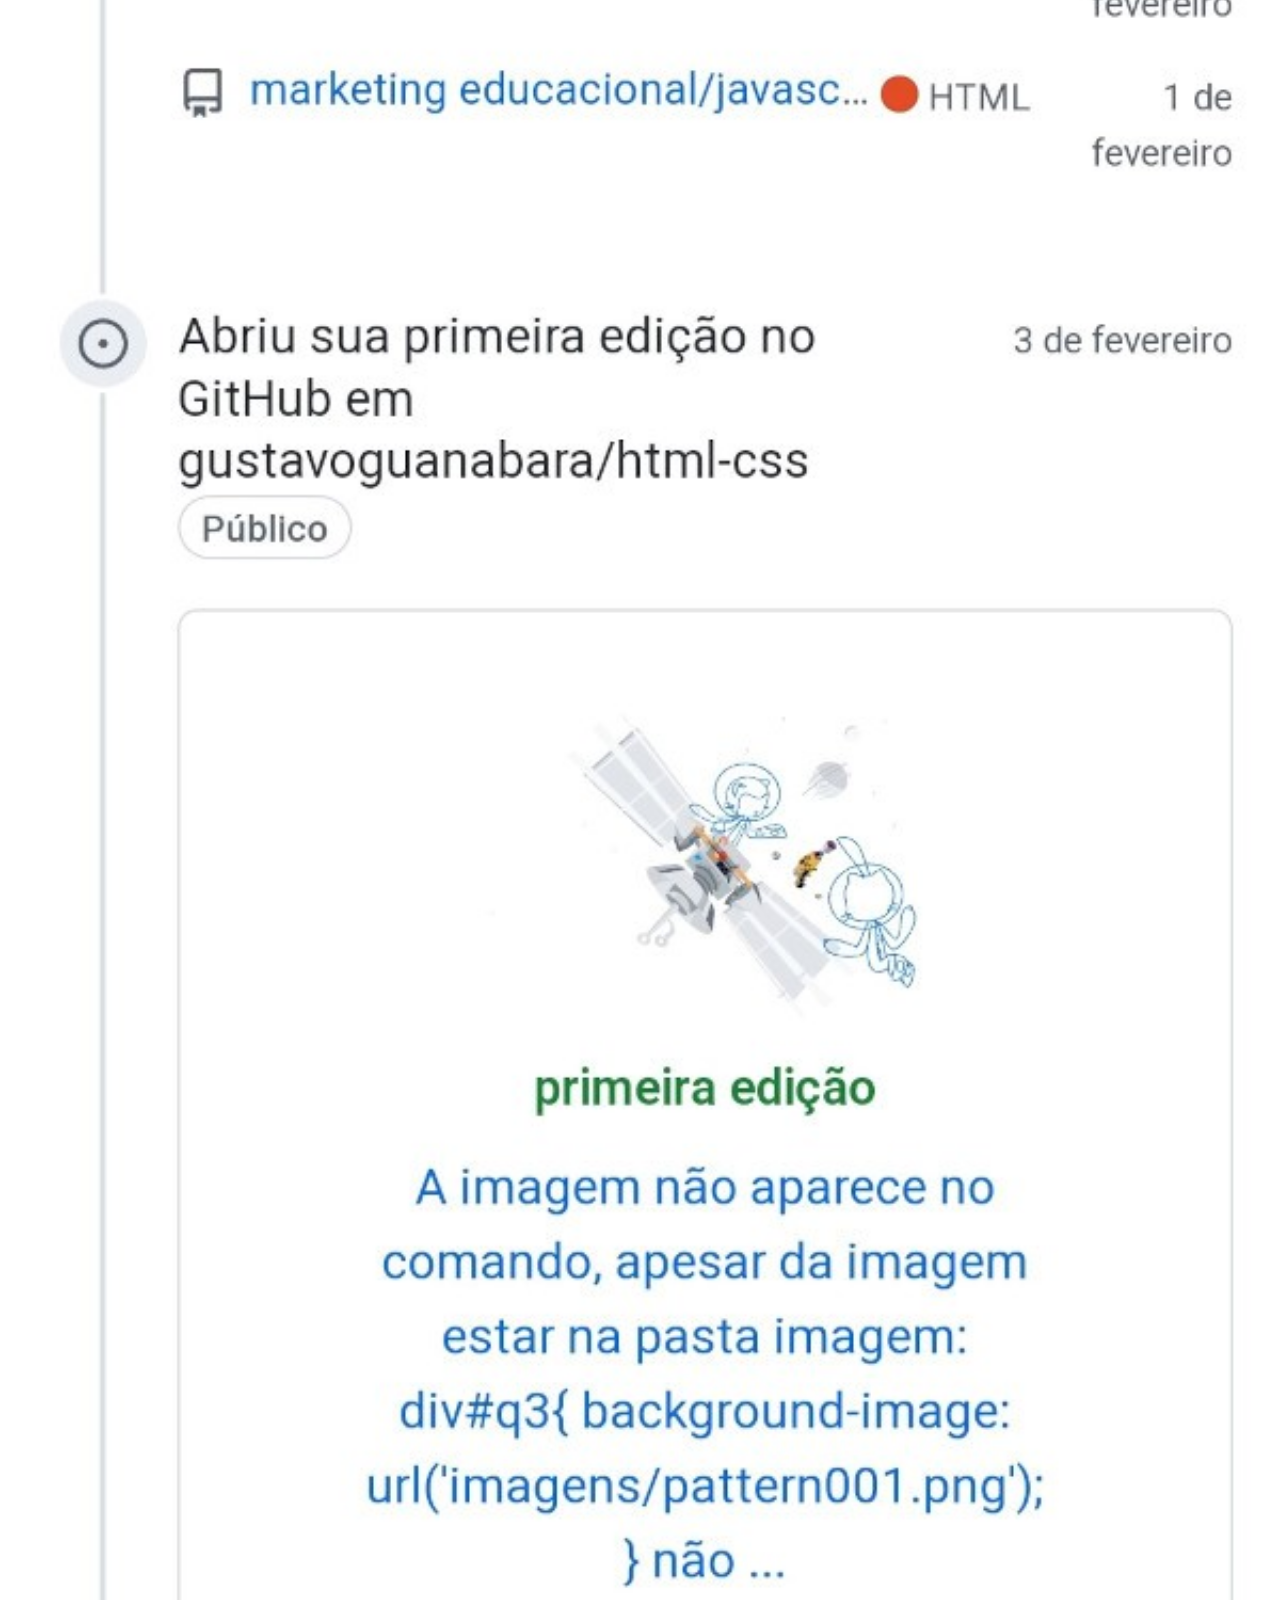
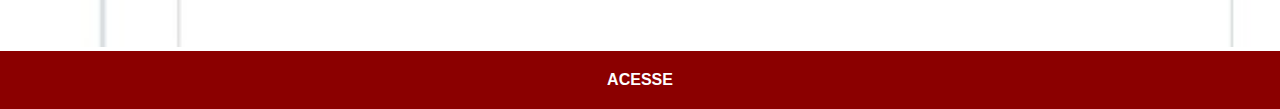
<file: github.html>
<!DOCTYPE html>
<html lang="Pt-br">
<head>
    <meta charset="UTF-8">
    <meta http-equiv="X-UA-Compatible" content="IE=edge">
    <meta name="viewport" content="width=device-width, initial-scale=1.0">
    <title>GitHub</title>
    <link rel="stylesheet" href="estilos/social.css">
</head>
<body>
    <img src="imagens/tela-github.jpg" alt="GitHub">
    <a href="https://GitHub.com/edmarketing" target="_blank">ACESSE</a>
</body>
</html>
</file>
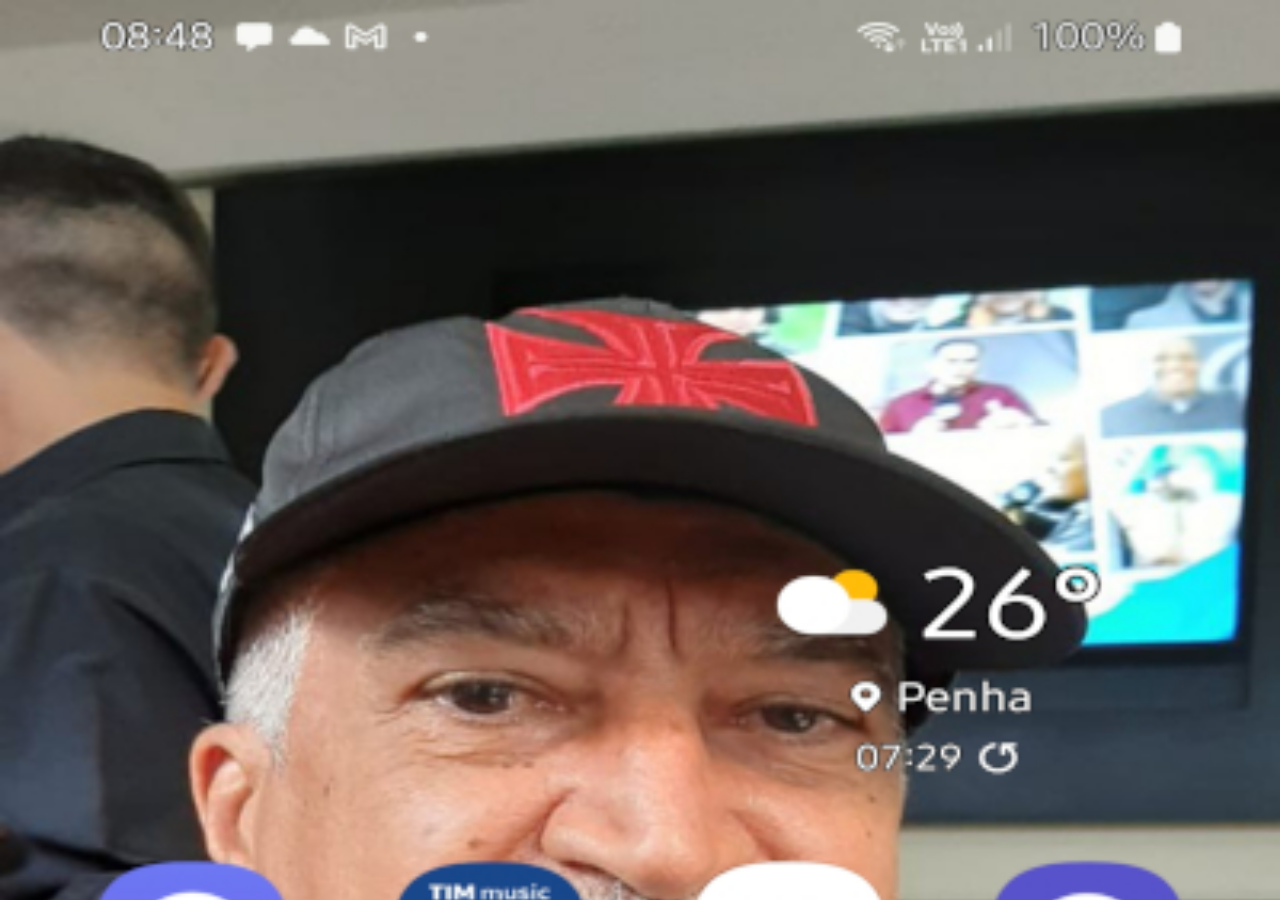
<file: home.html>
<!DOCTYPE html>
<html lang="Pt-br">
<head>
    <meta charset="UTF-8">
    <meta http-equiv="X-UA-Compatible" content="IE=edge">
    <meta name="viewport" content="width=device-width, initial-scale=1.0">
    <link rel="shortcut icon" href="favicon.ico" type="image/x-icon">
    <title>Home</title>    
</head>
<style>
    *{
      margin: 0px;
      padding: 0px;  
    }
    body{
        width: 100vw;
        height: 100vh;
        background: black url("imagens/tela-home.jpg") no-repeat;
        background-size: cover;
    }
</style>
<body>
    
</body>
</html>
</file>
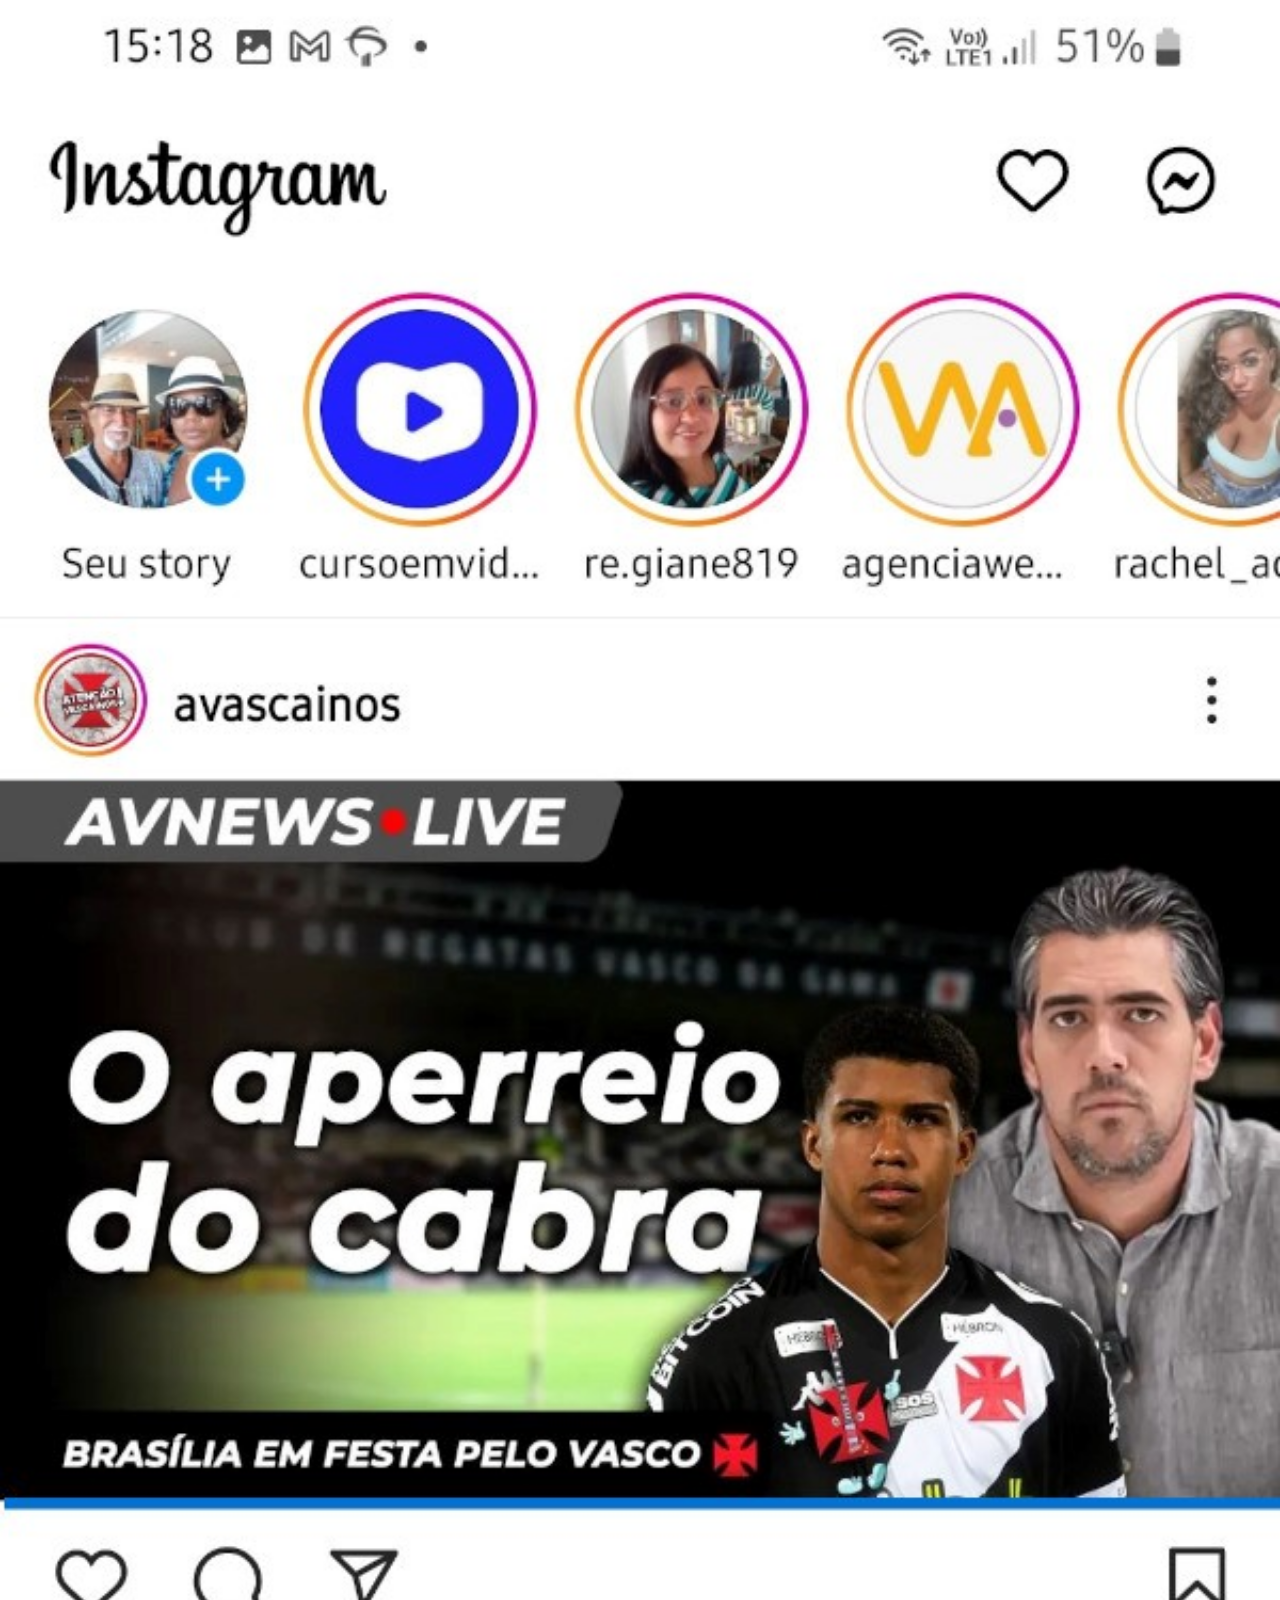
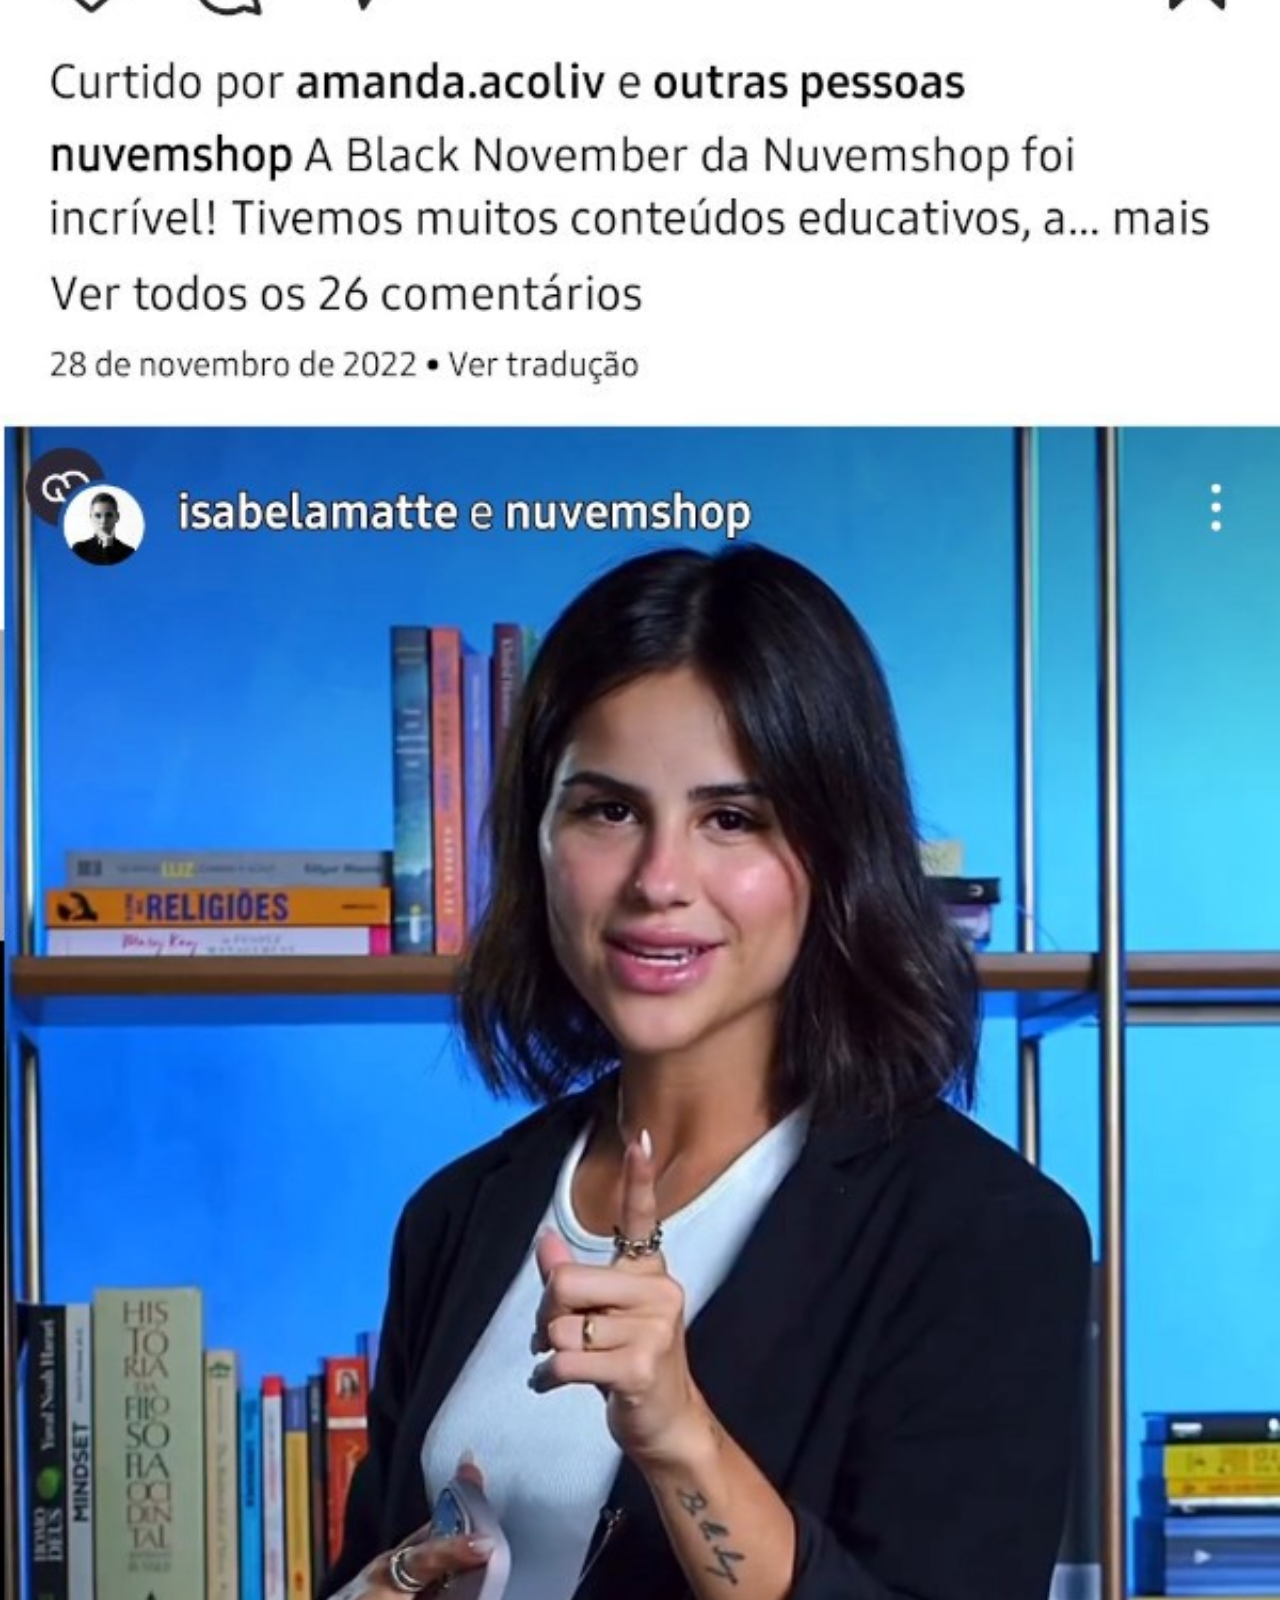
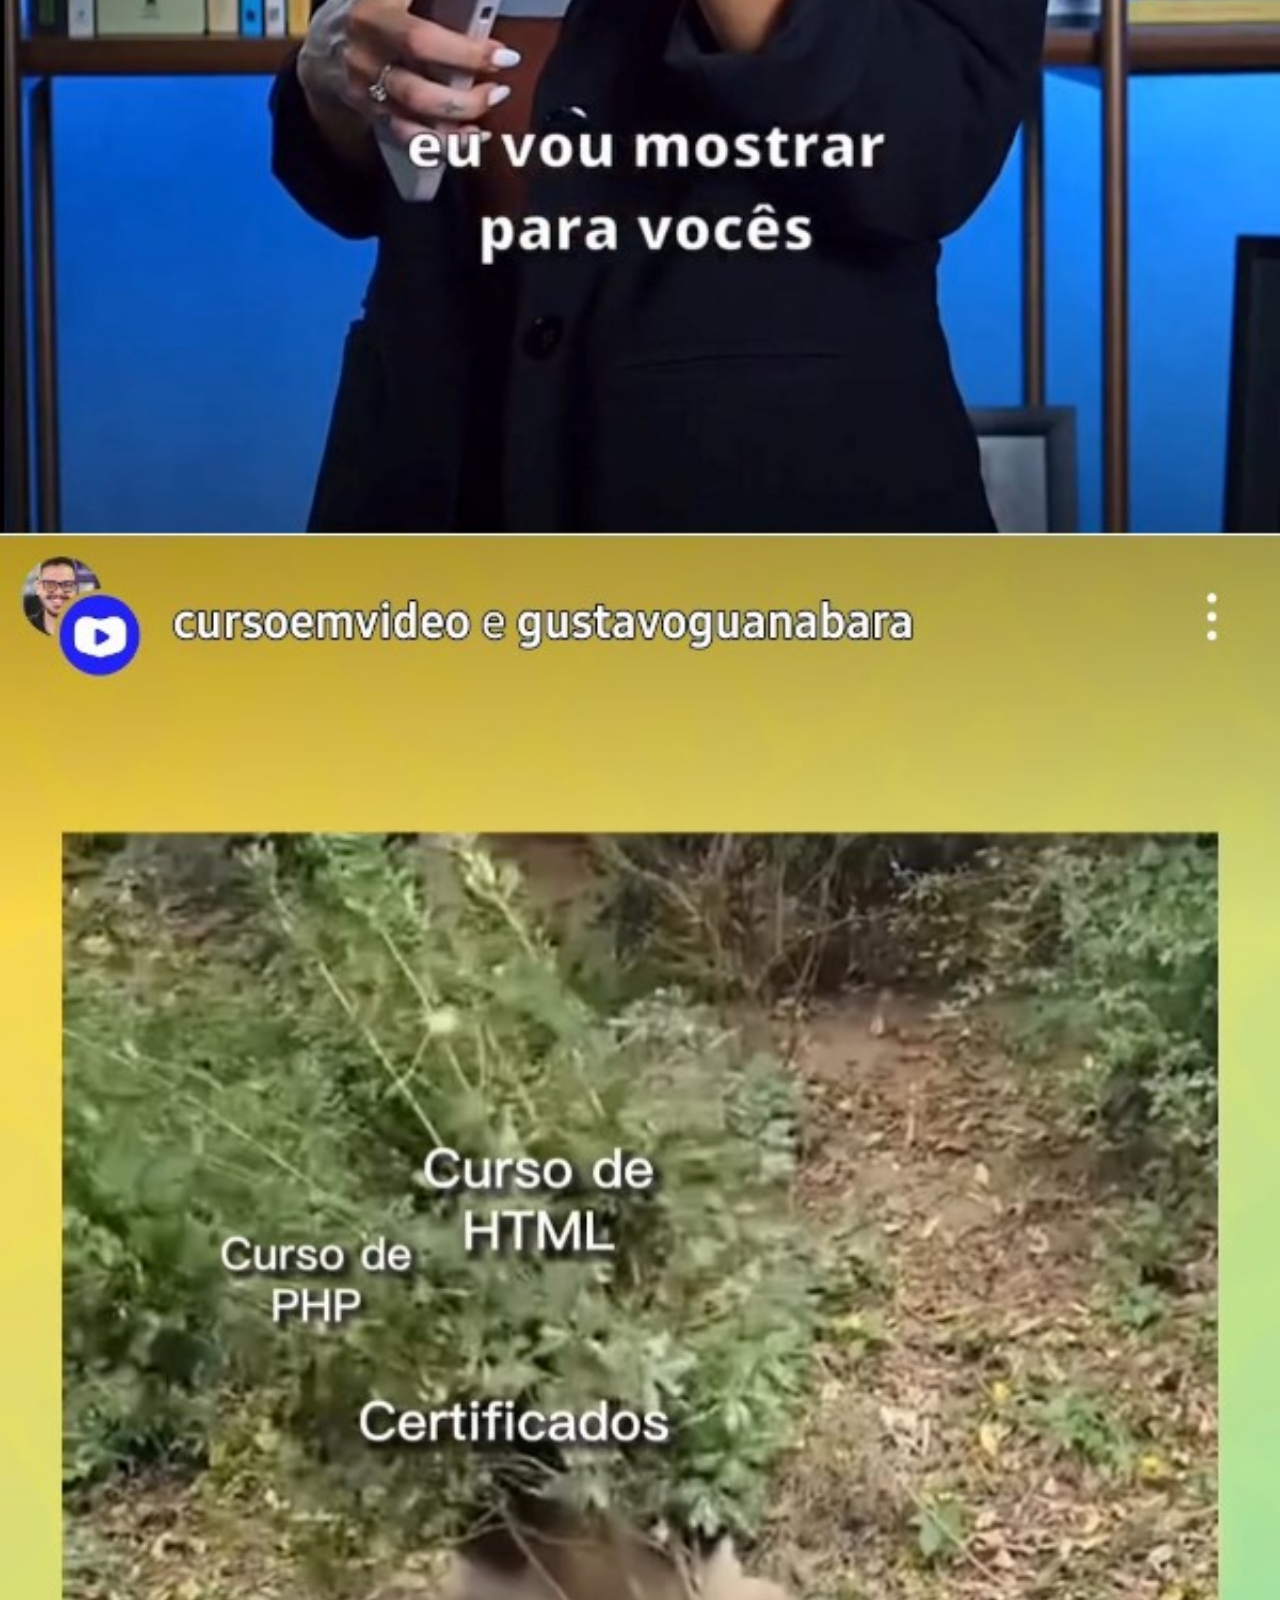
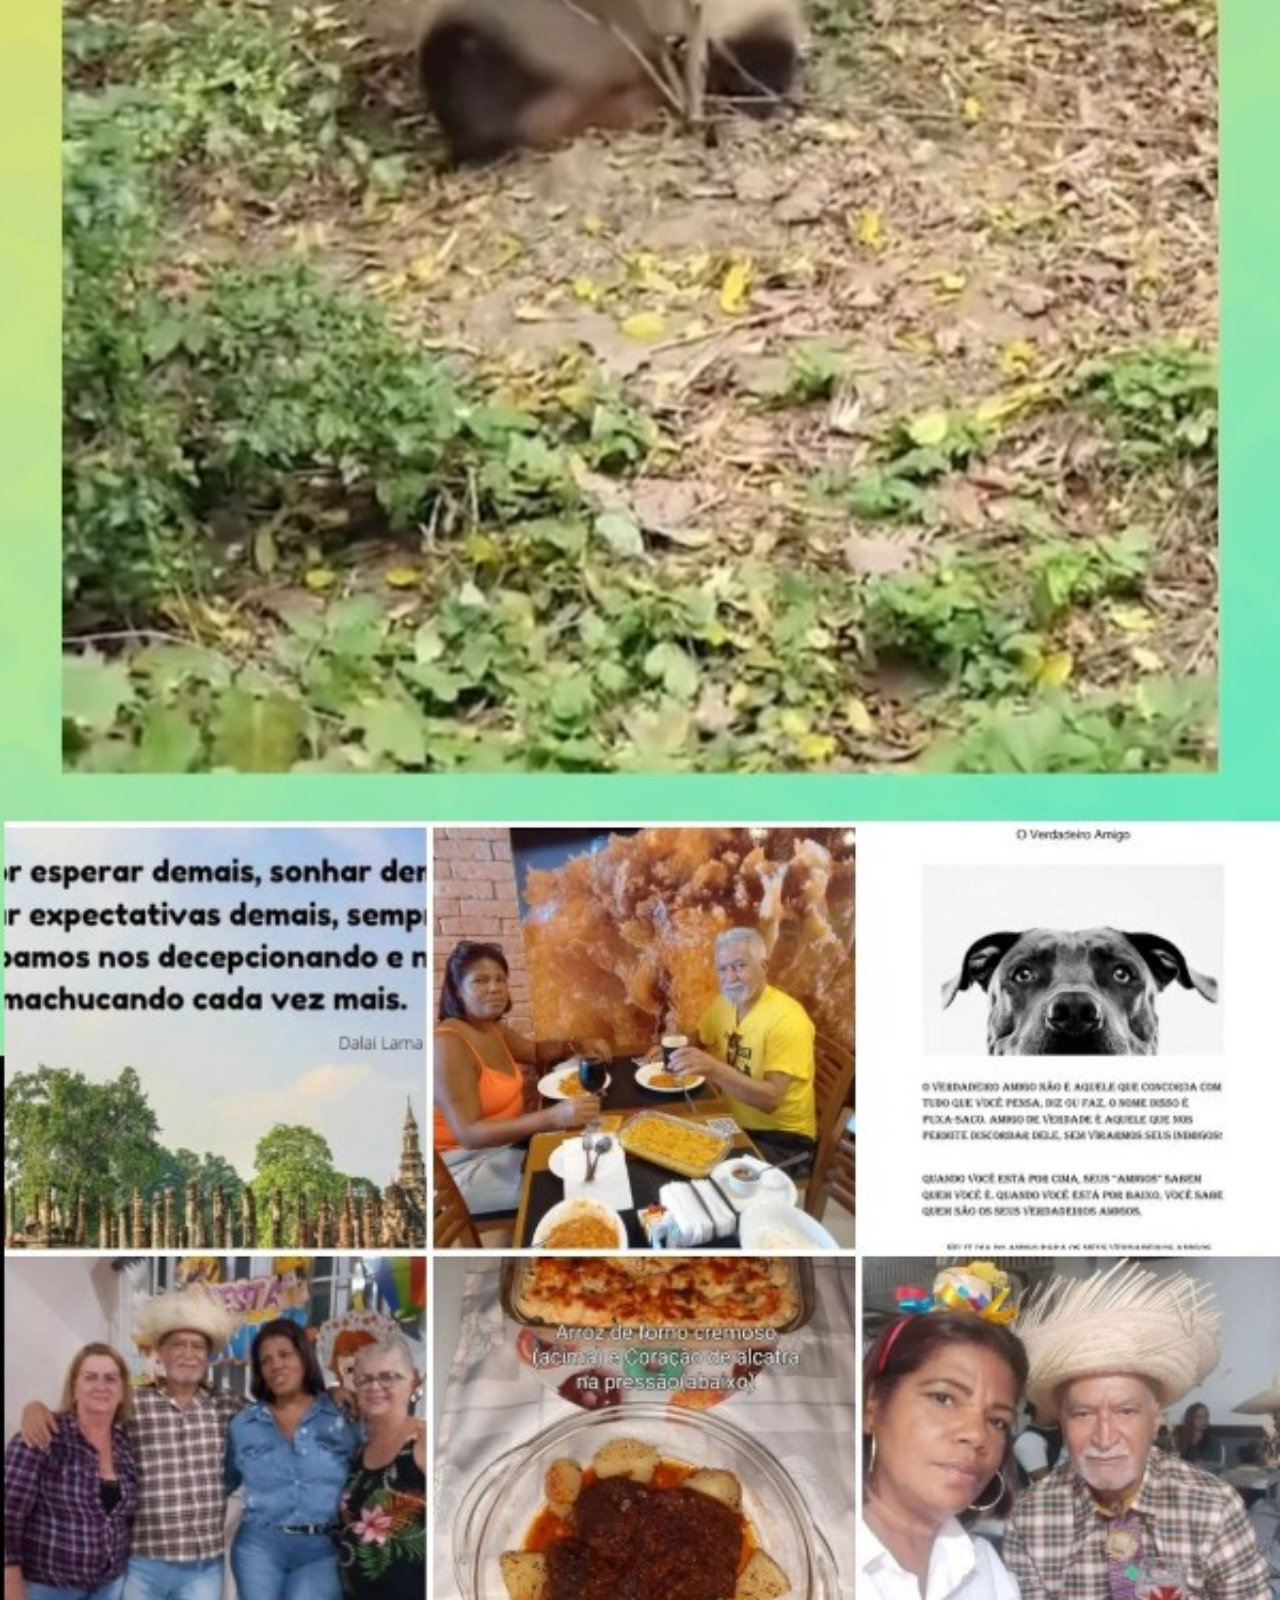
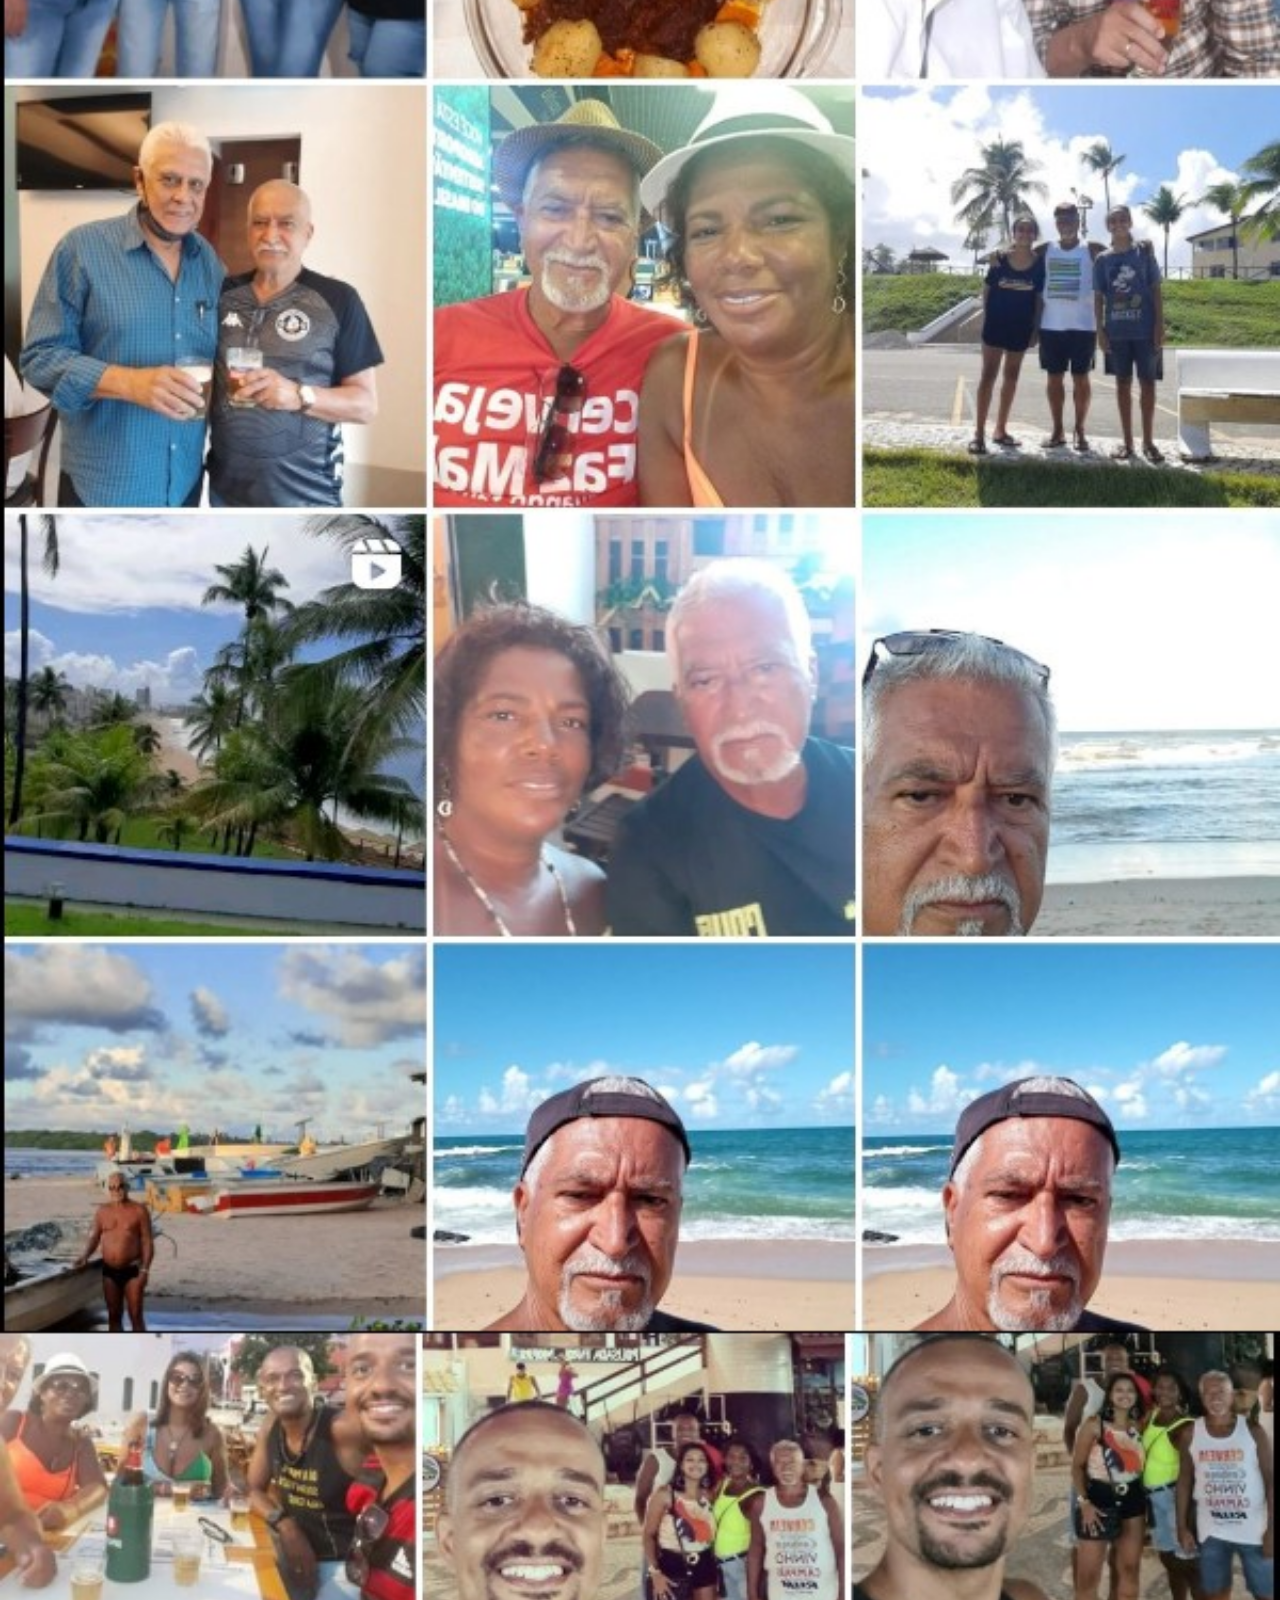
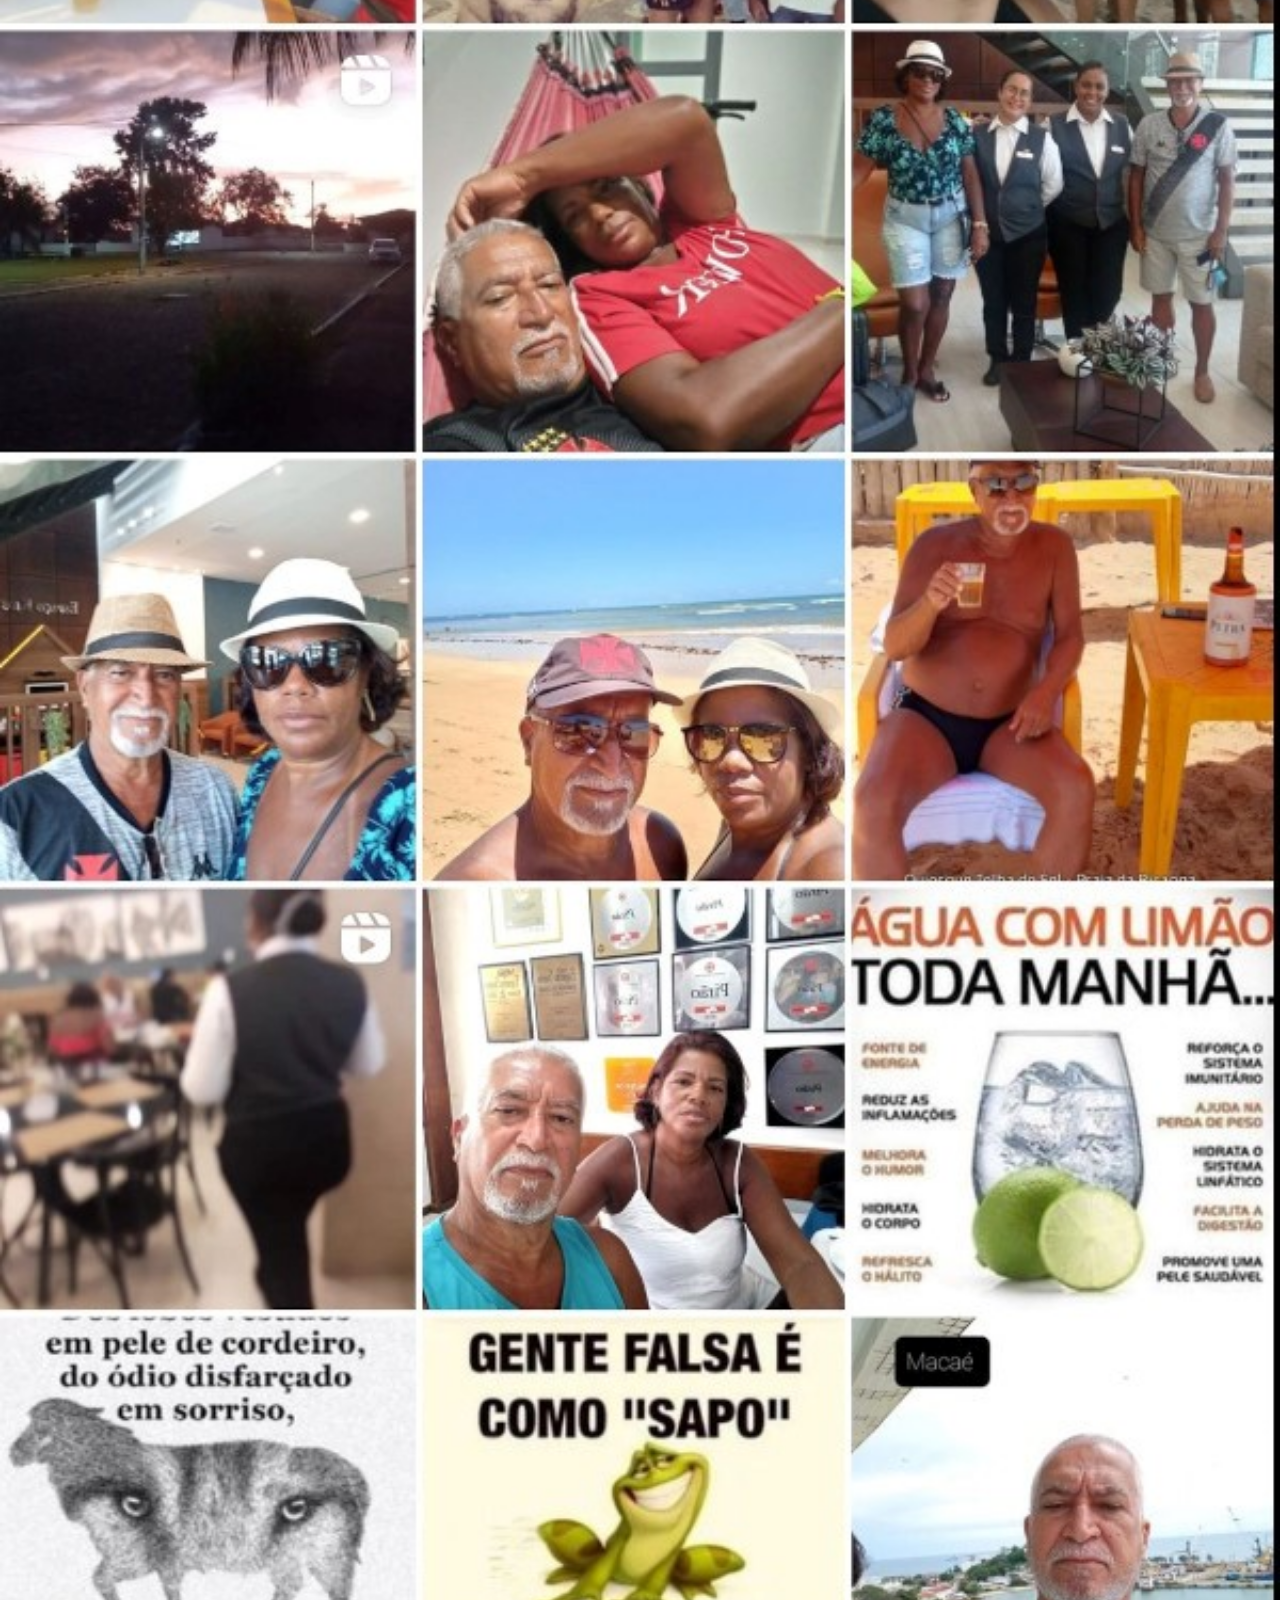
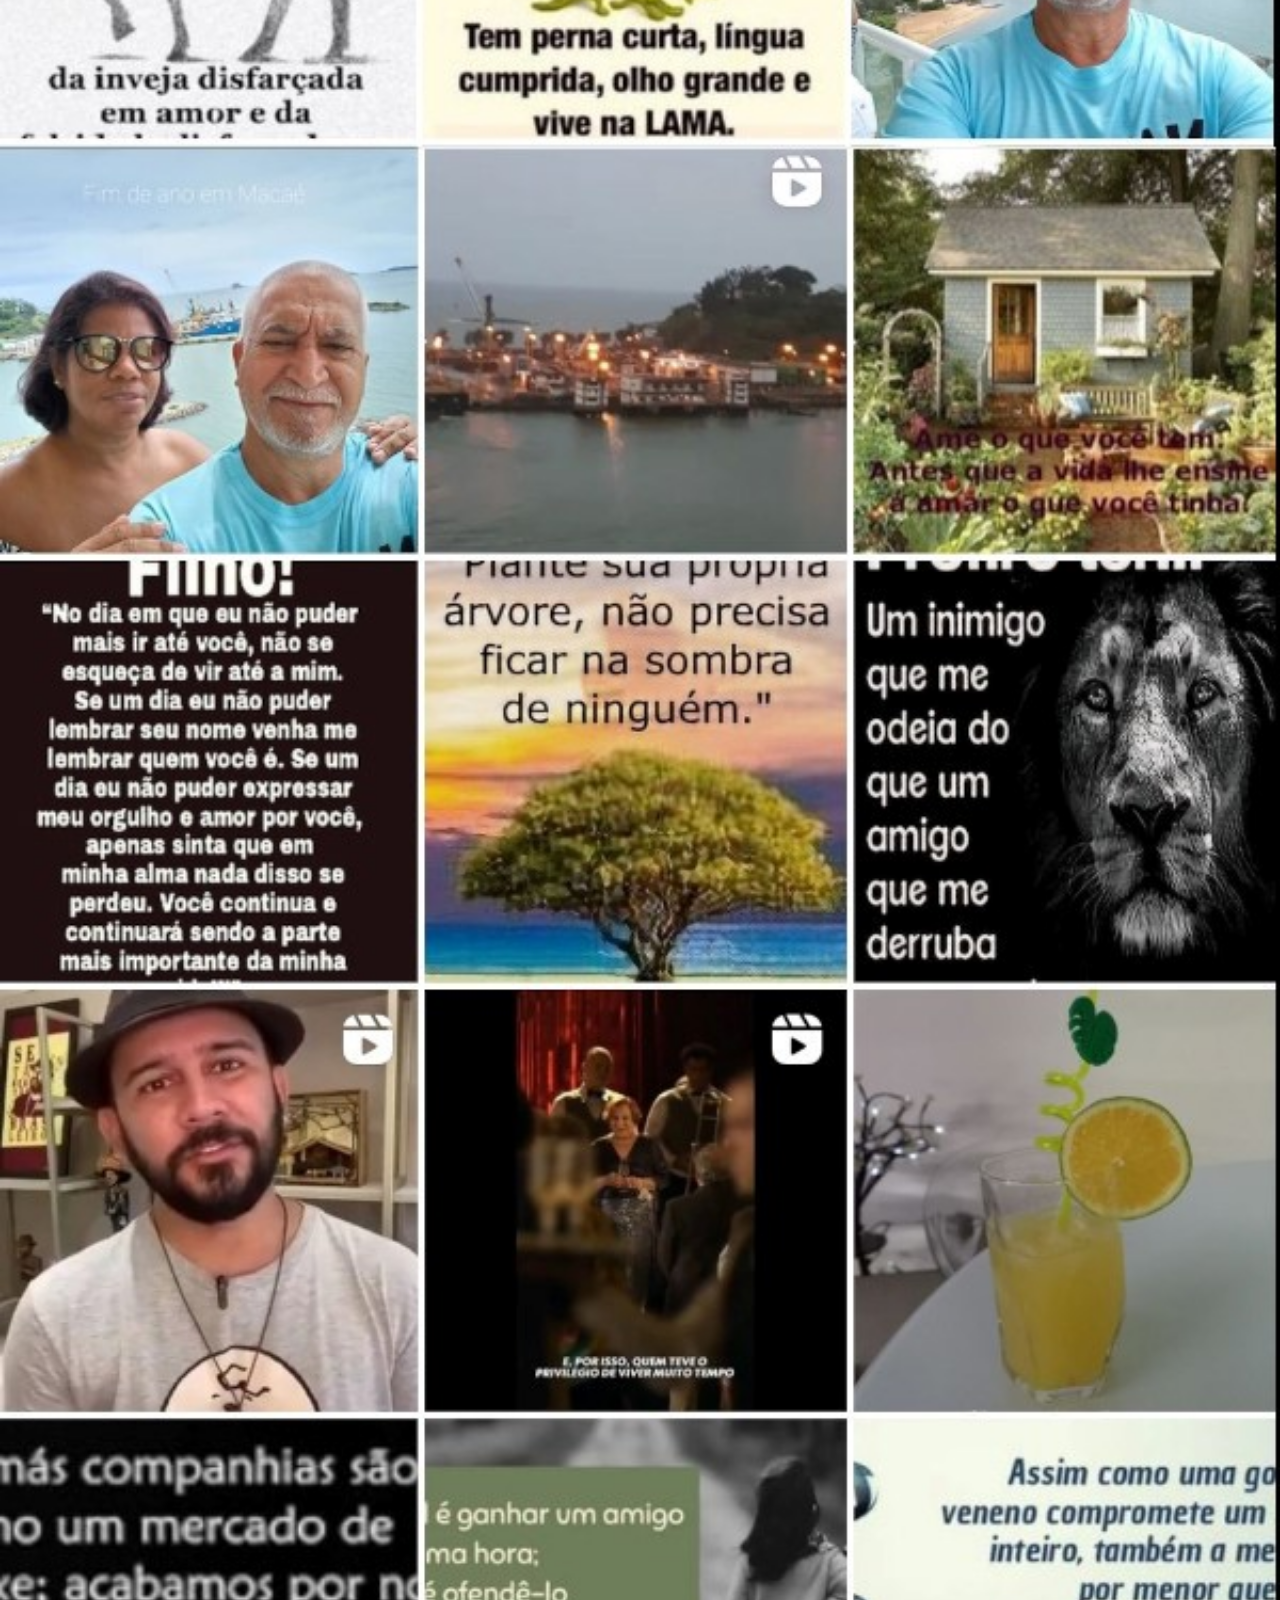
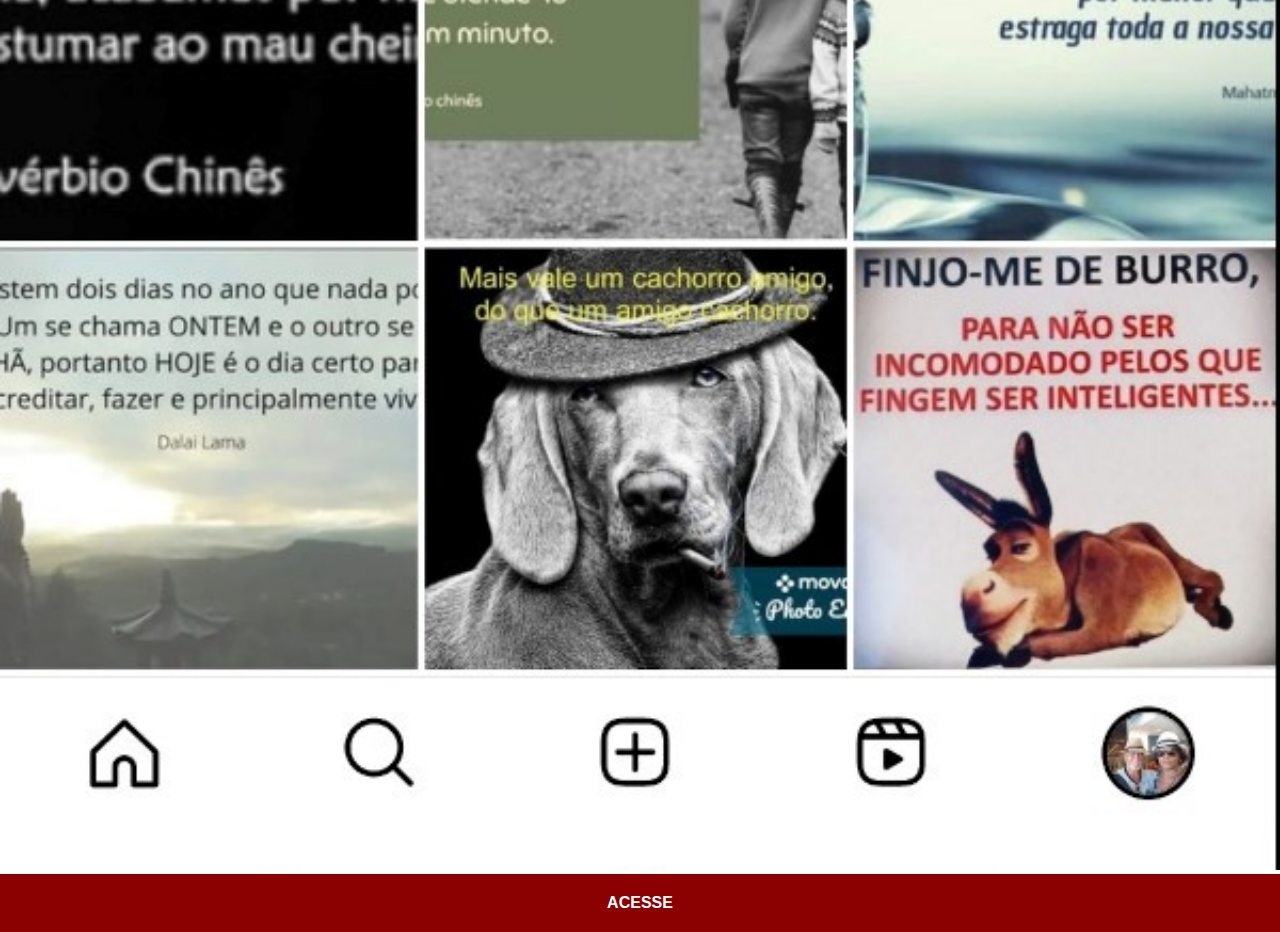
<file: instagram.html>
<!DOCTYPE html>
<html lang="Pt-br">
<head>
    <meta charset="UTF-8">
    <meta http-equiv="X-UA-Compatible" content="IE=edge">
    <meta name="viewport" content="width=device-width, initial-scale=1.0">
    <title>Instagram</title>
    <link rel="stylesheet" href="estilos/social.css">
</head>
<body>
    <img src="imagens/tela-instagram.jpg" alt="Instagram">
    <a href="https://www.Instagram.com/edsonjm2021/" target="_blank">ACESSE</a>
</body>
</html>
</file>
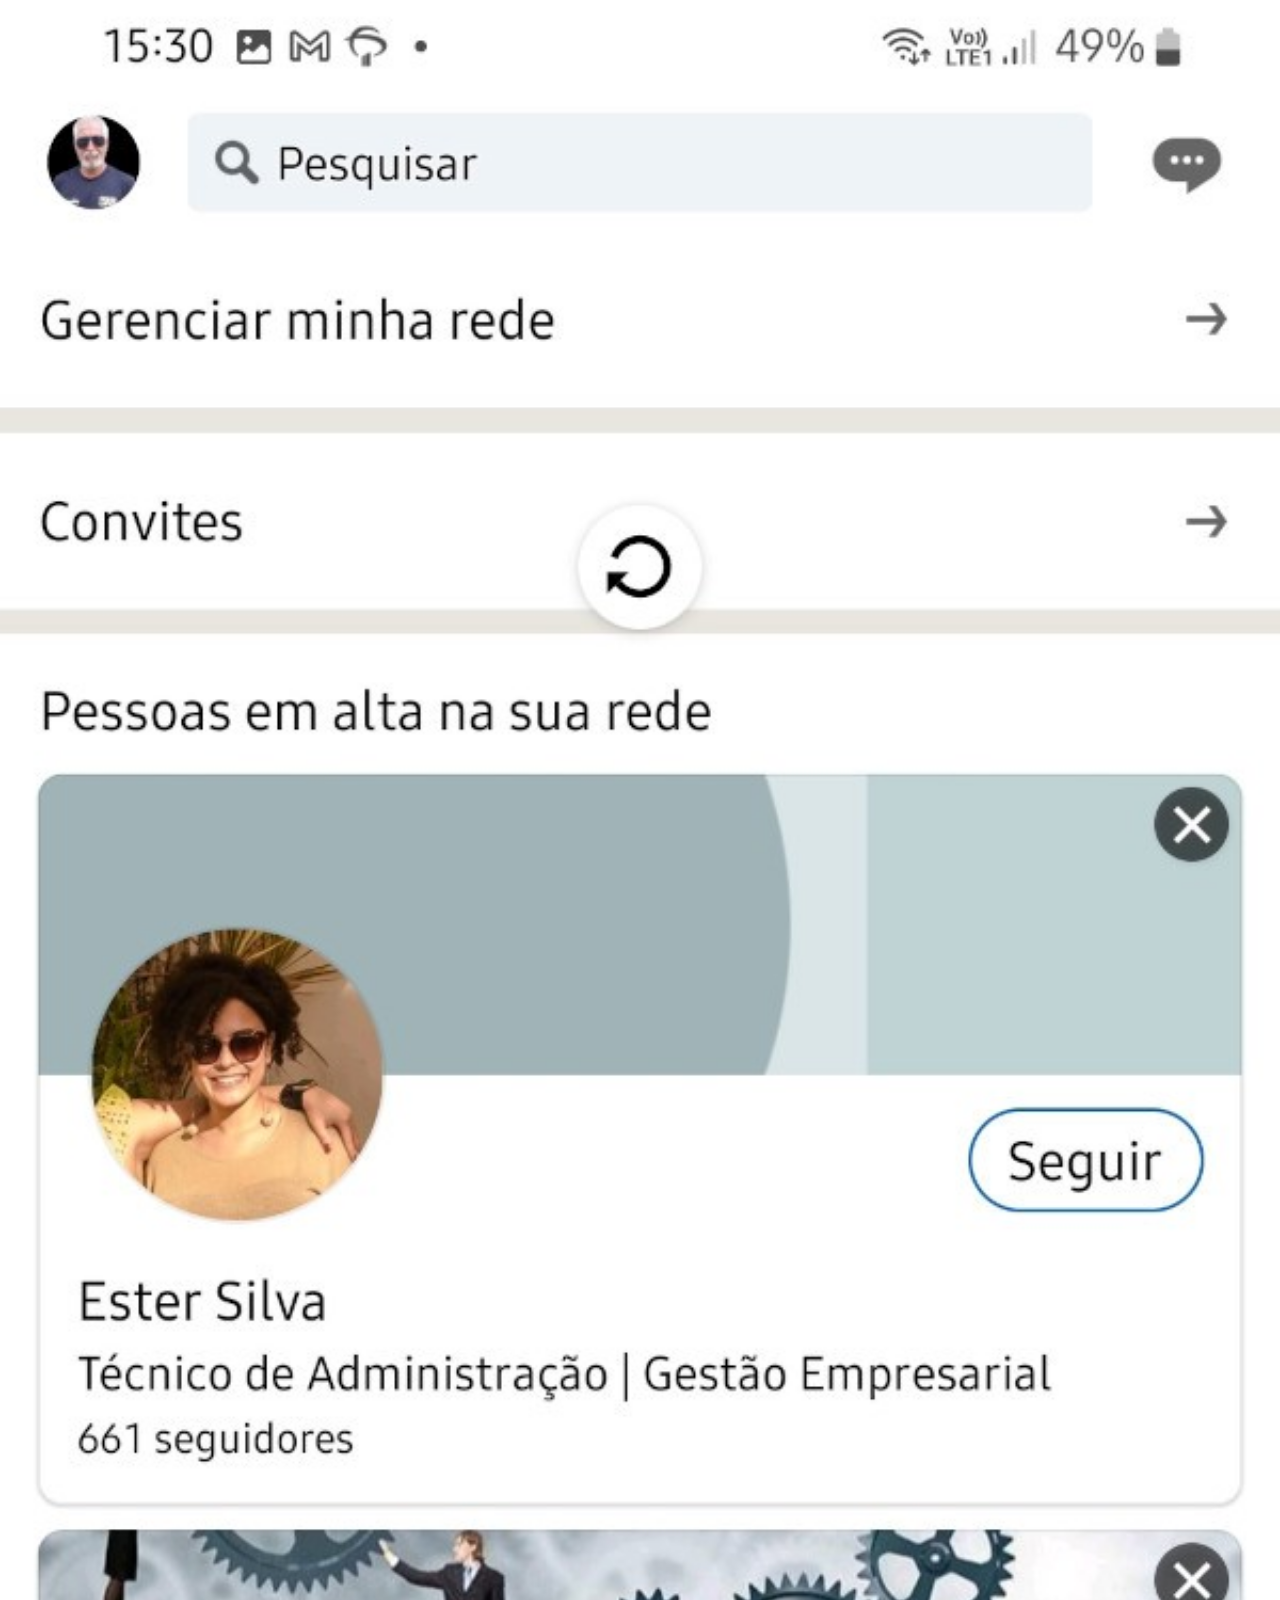
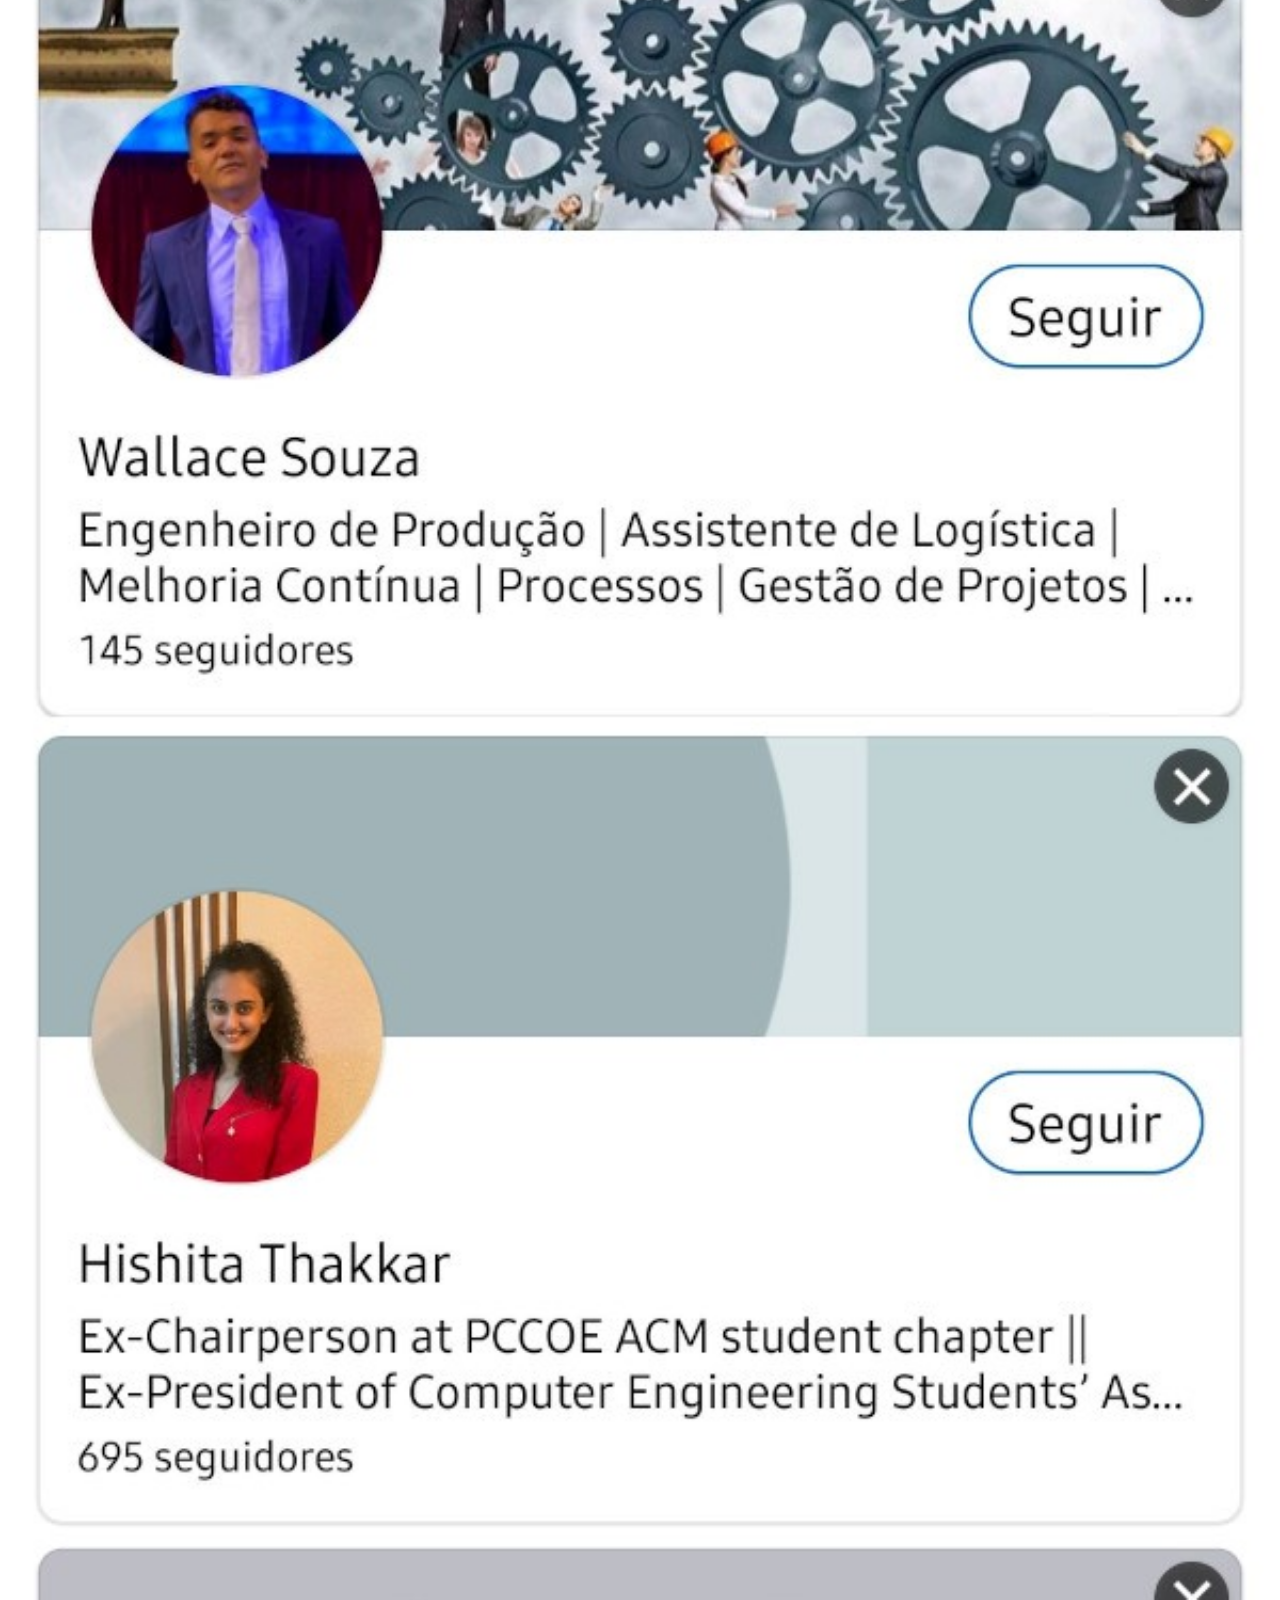
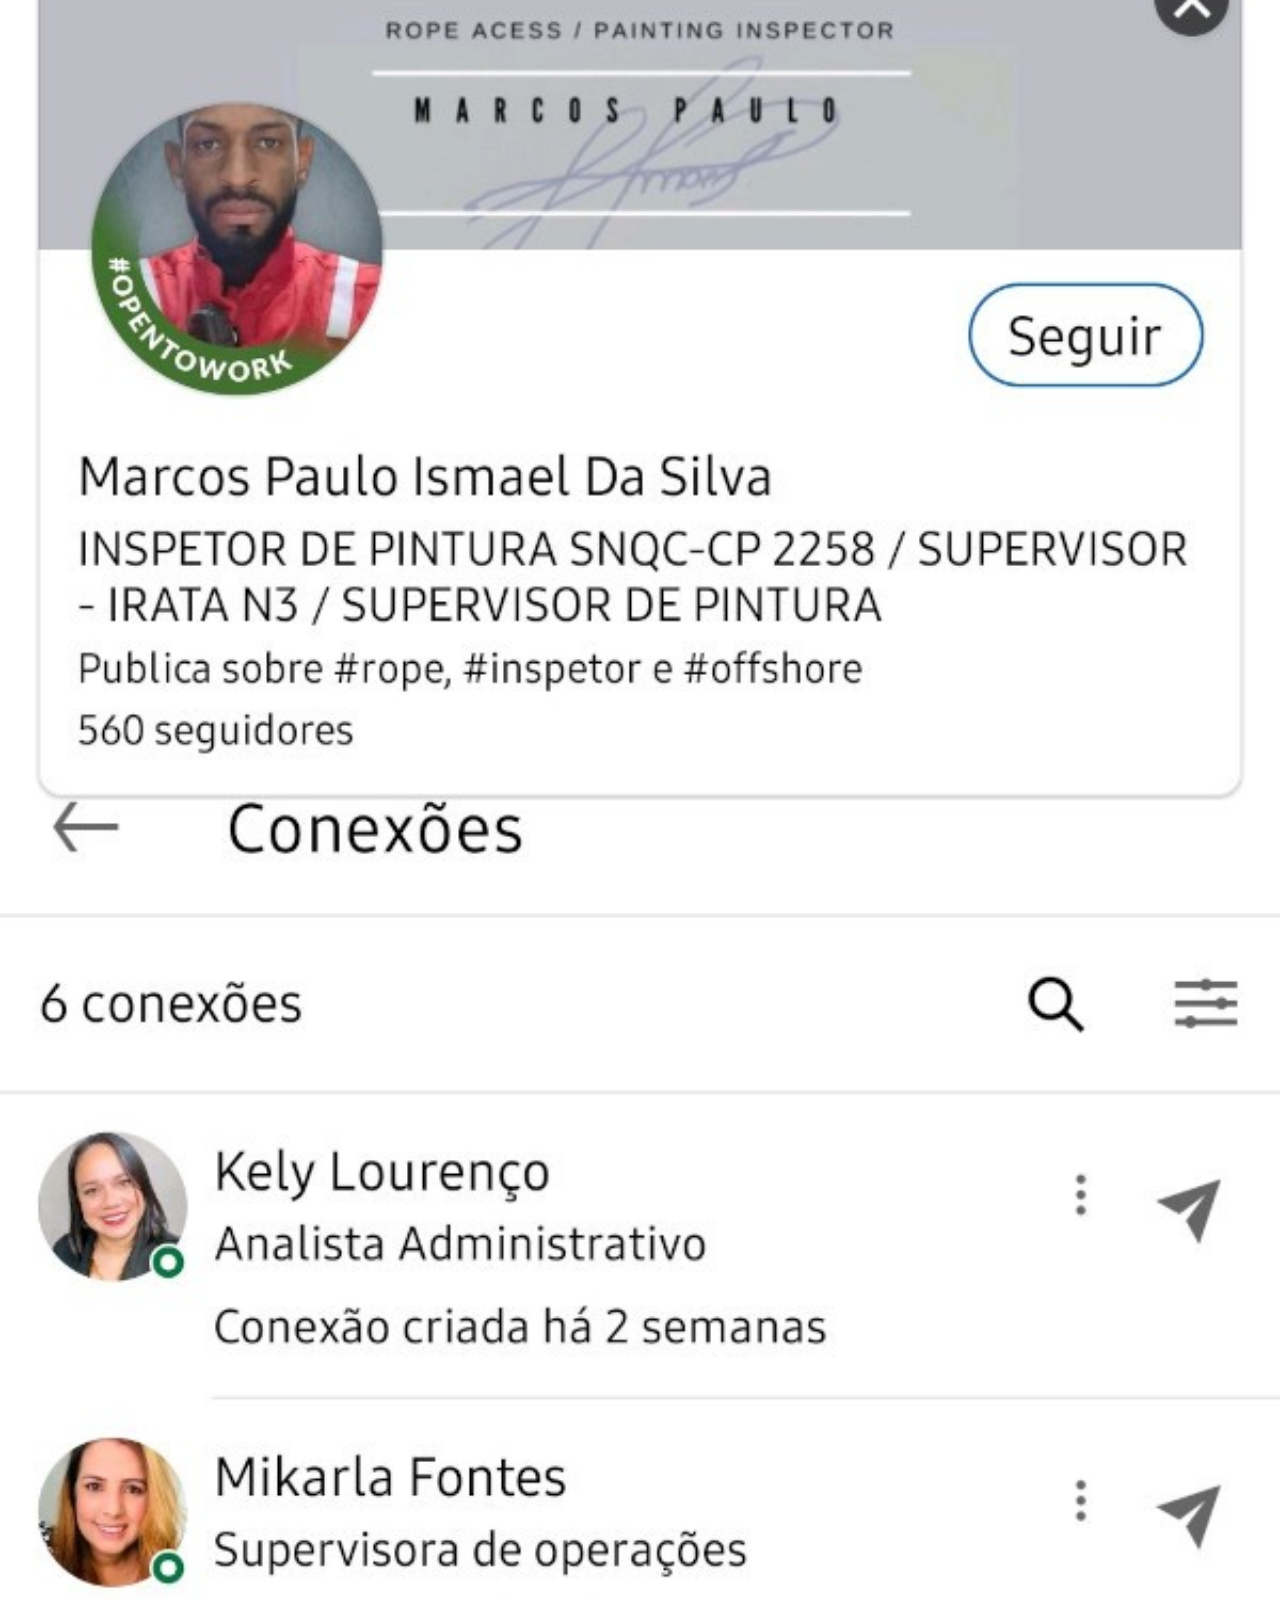
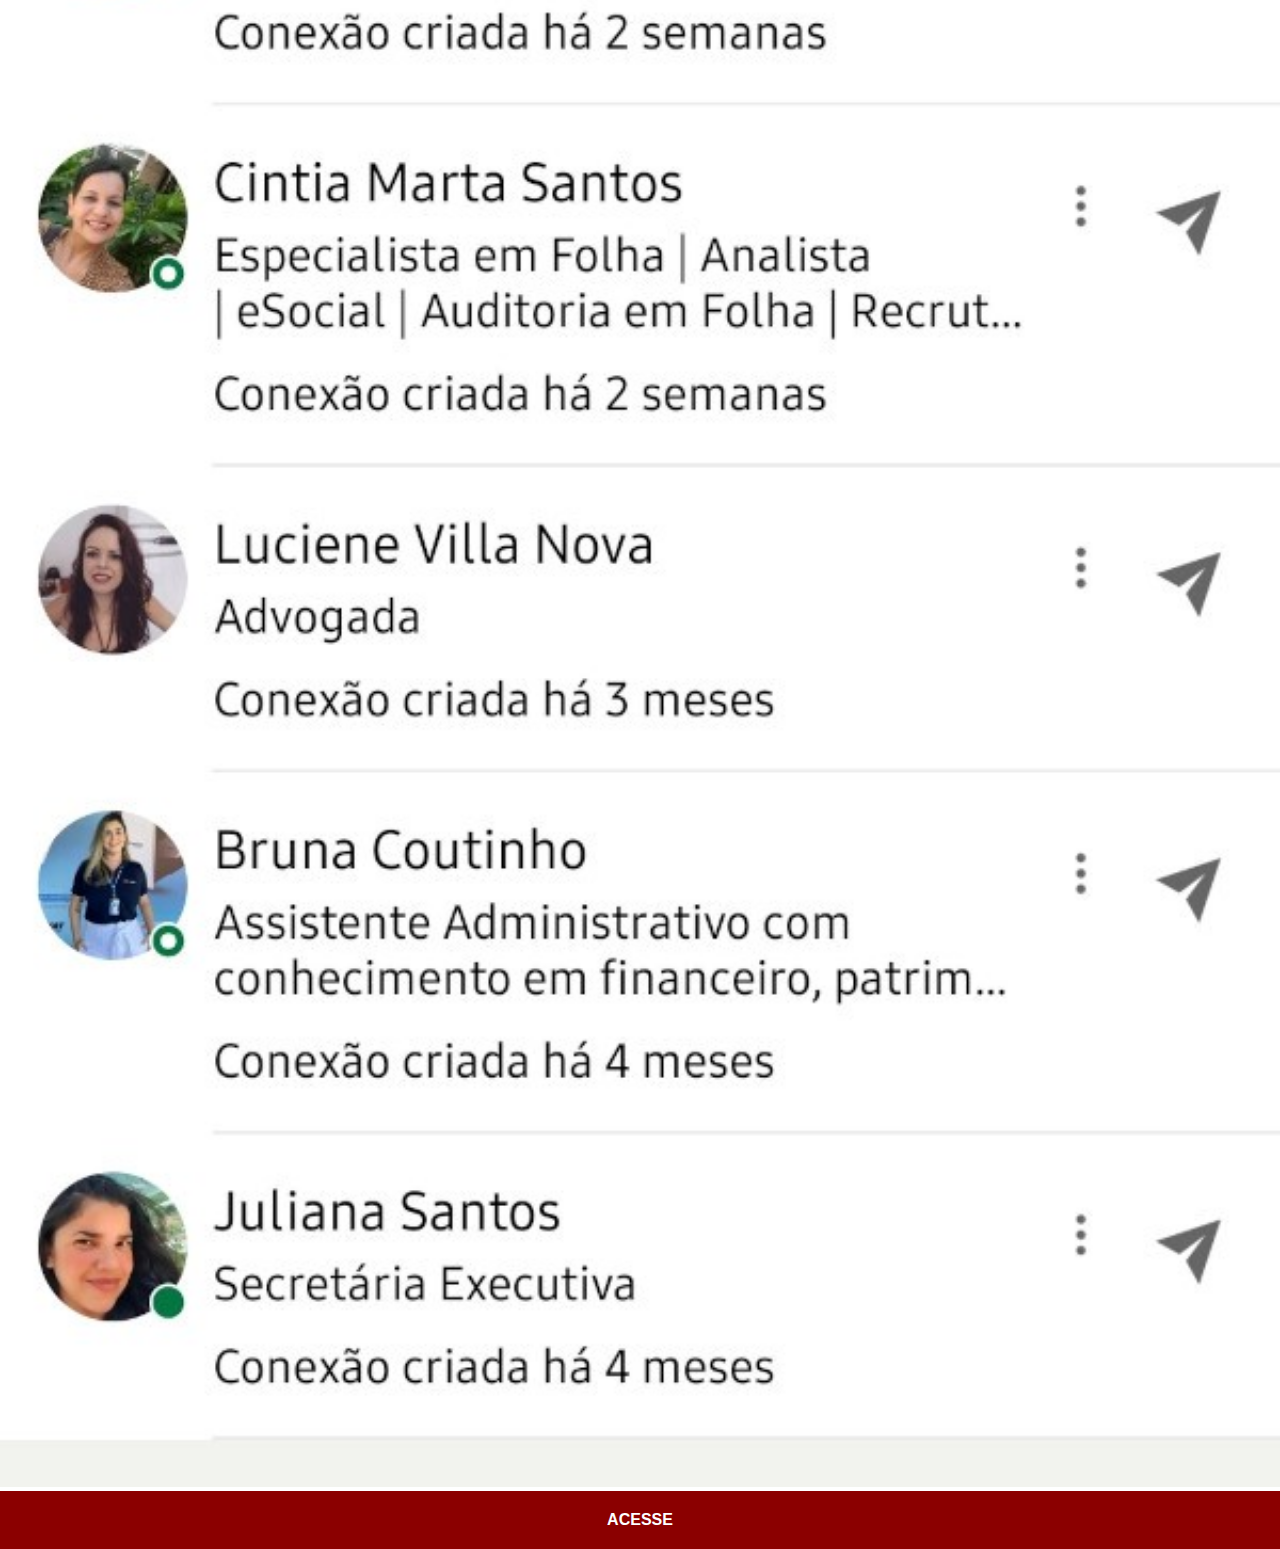
<file: linkedin.html>
<!DOCTYPE html>
<html lang="Pt-br">
<head>
    <meta charset="UTF-8">
    <meta http-equiv="X-UA-Compatible" content="IE=edge">
    <meta name="viewport" content="width=device-width, initial-scale=1.0">
    <title>LinkedIn</title>
    <link rel="stylesheet" href="estilos/social.css">
</head>
<body>
    <img src="imagens/tela-LinkedIn.jpg" alt="LinkedIn">
    <a href="https://www.linkedin.com/in/edsonjm" target="_blank">ACESSE</a>
</body>
</html>
</file>
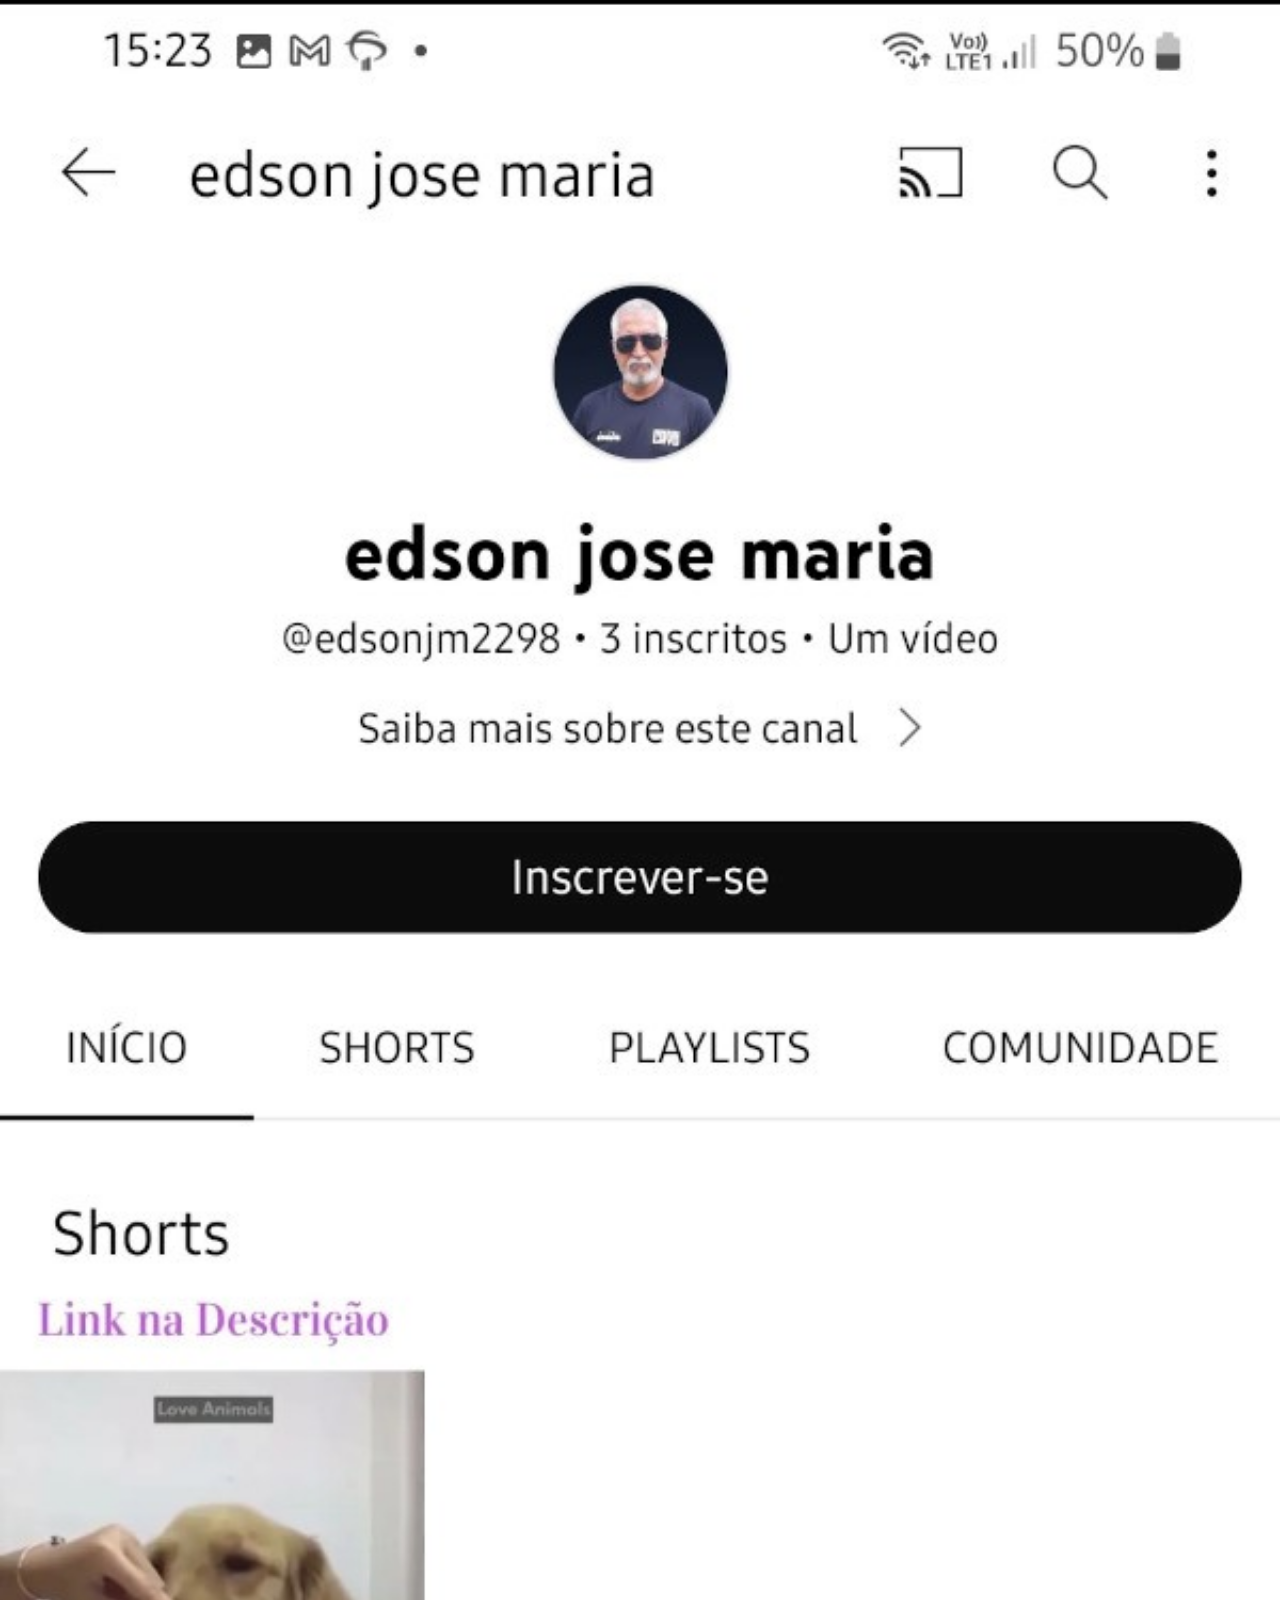
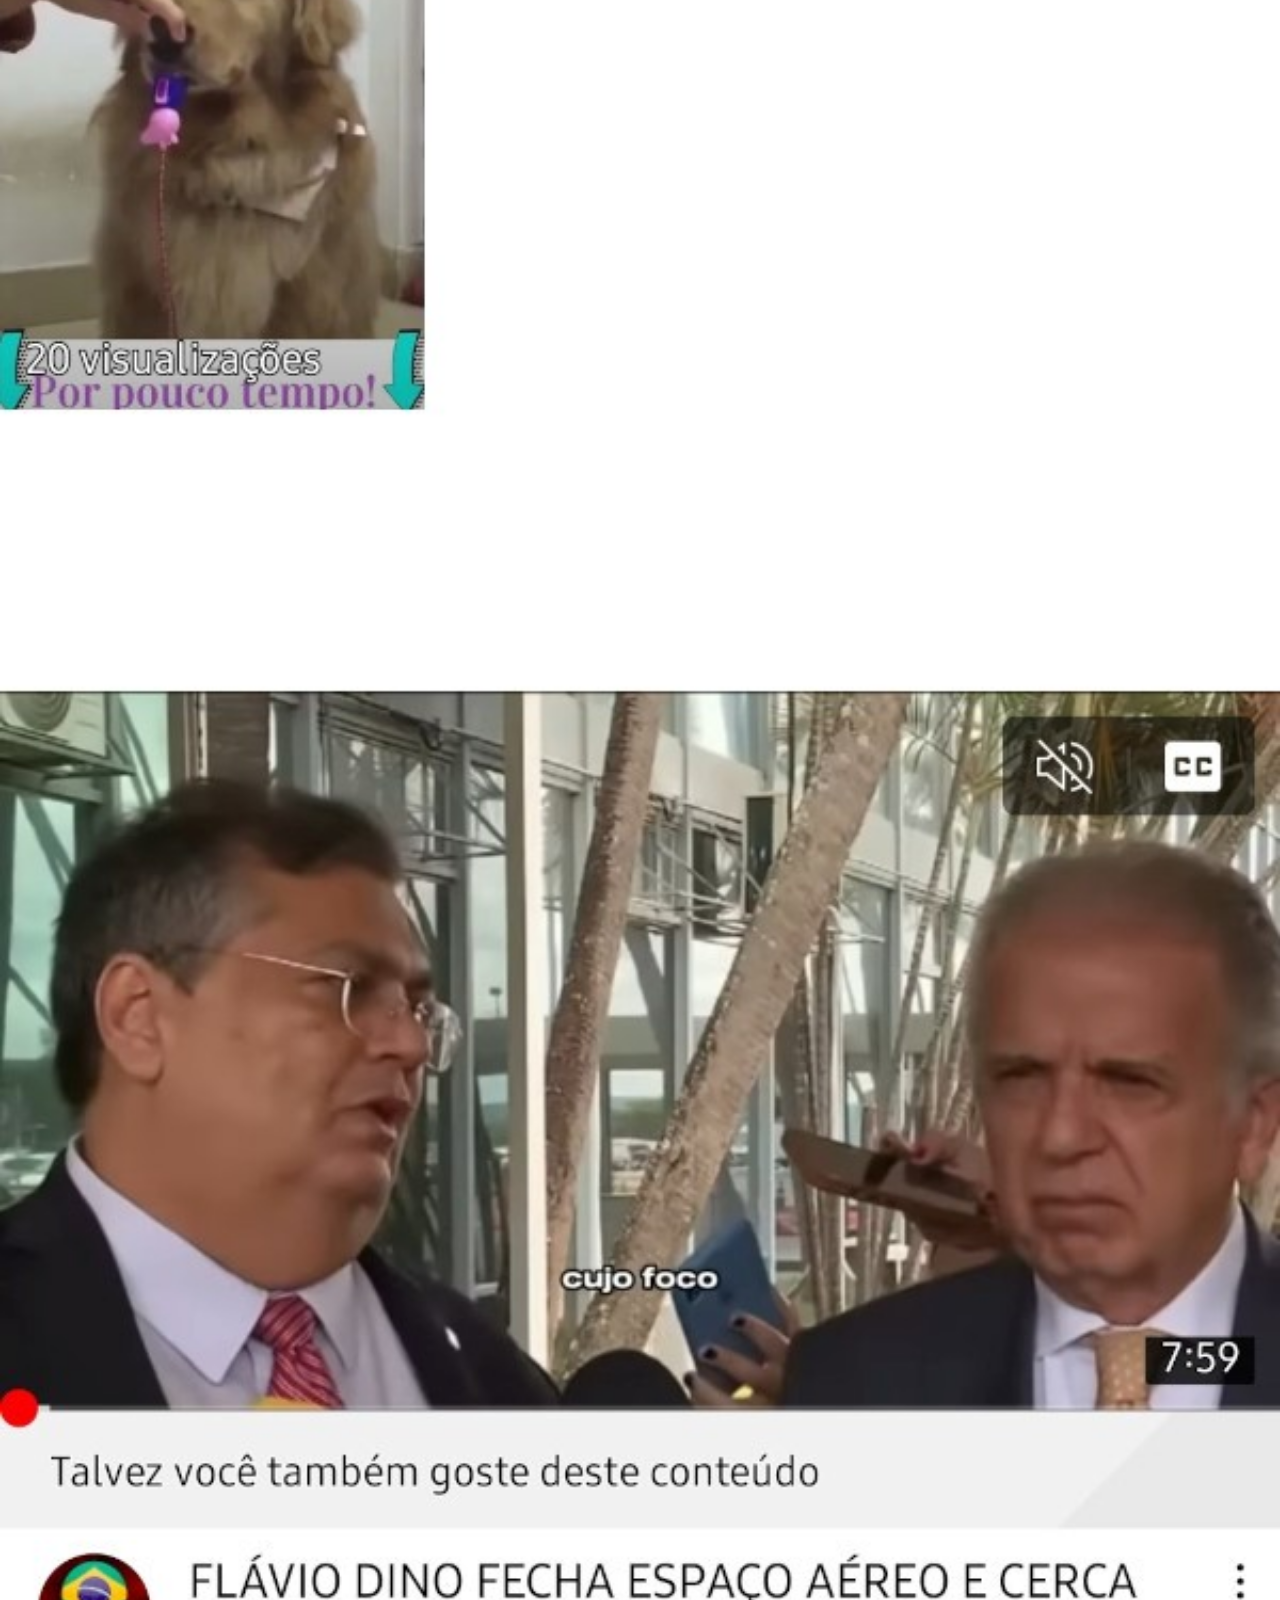
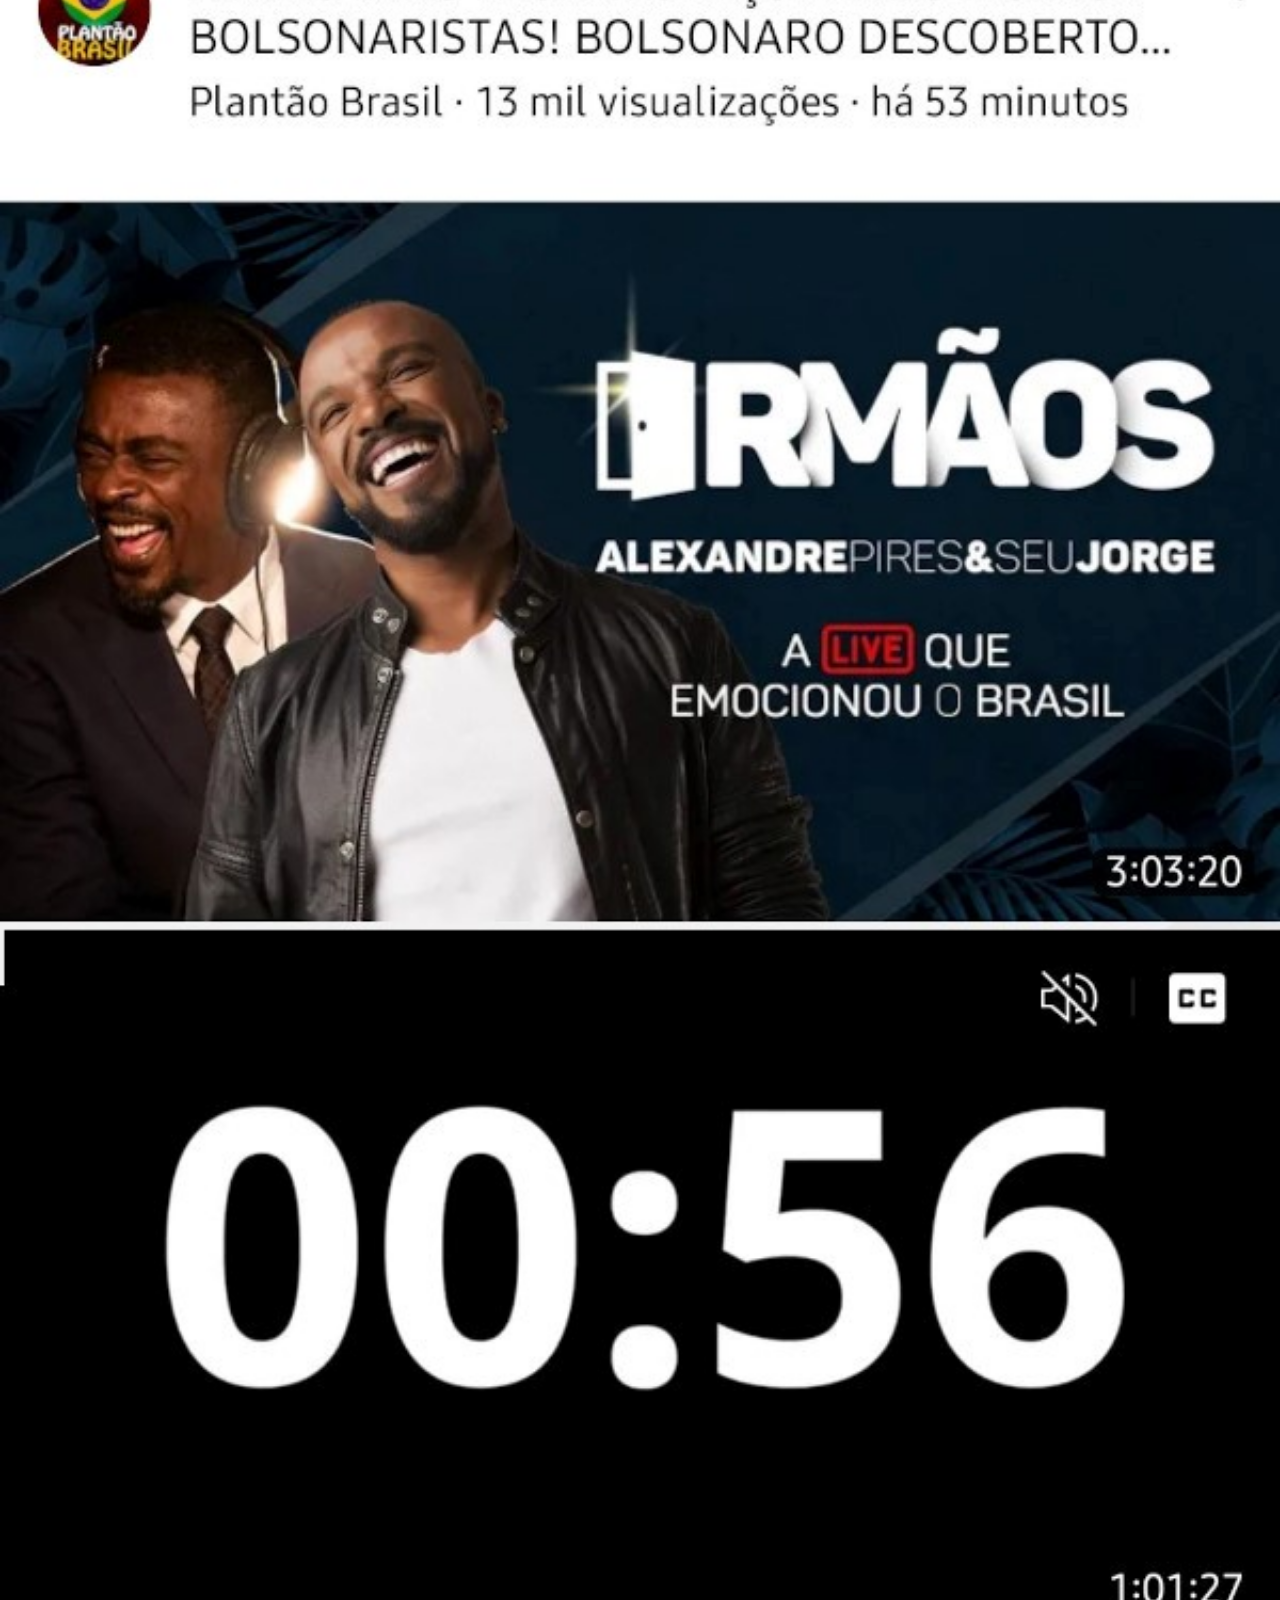
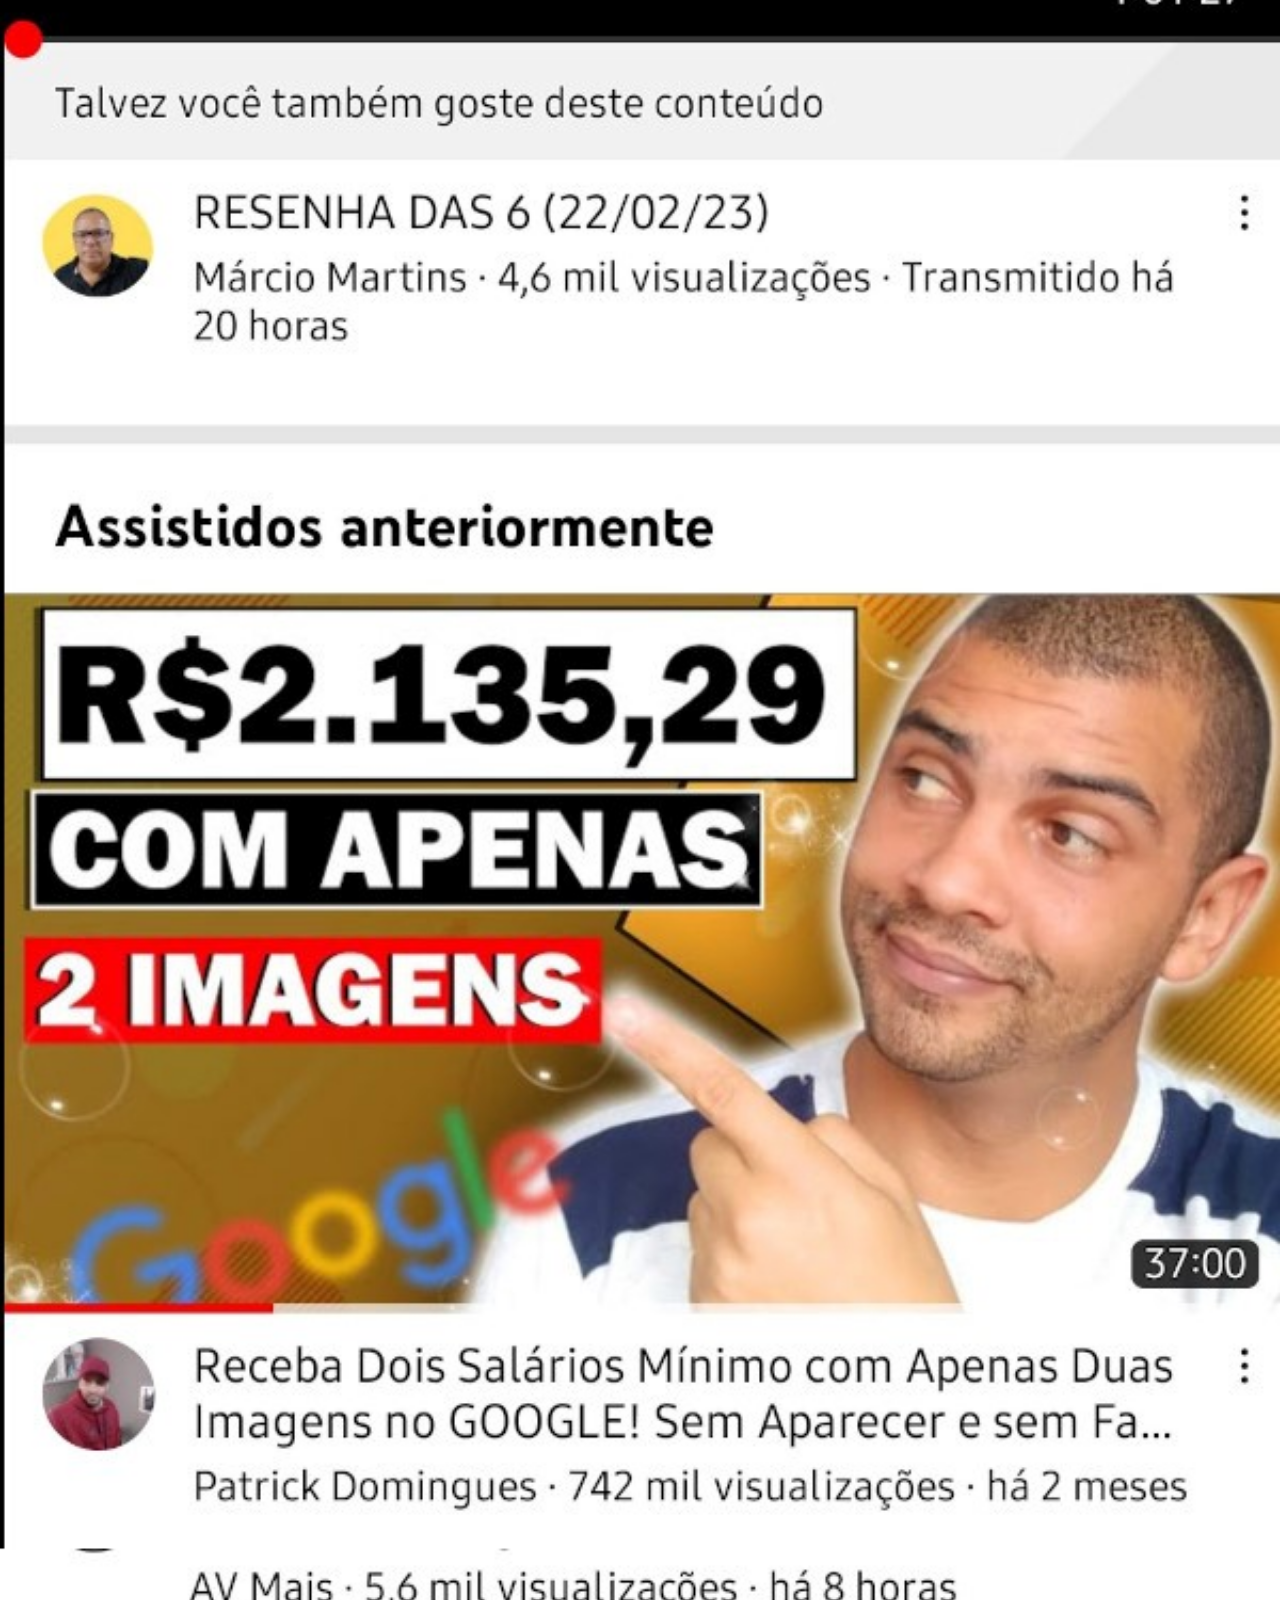
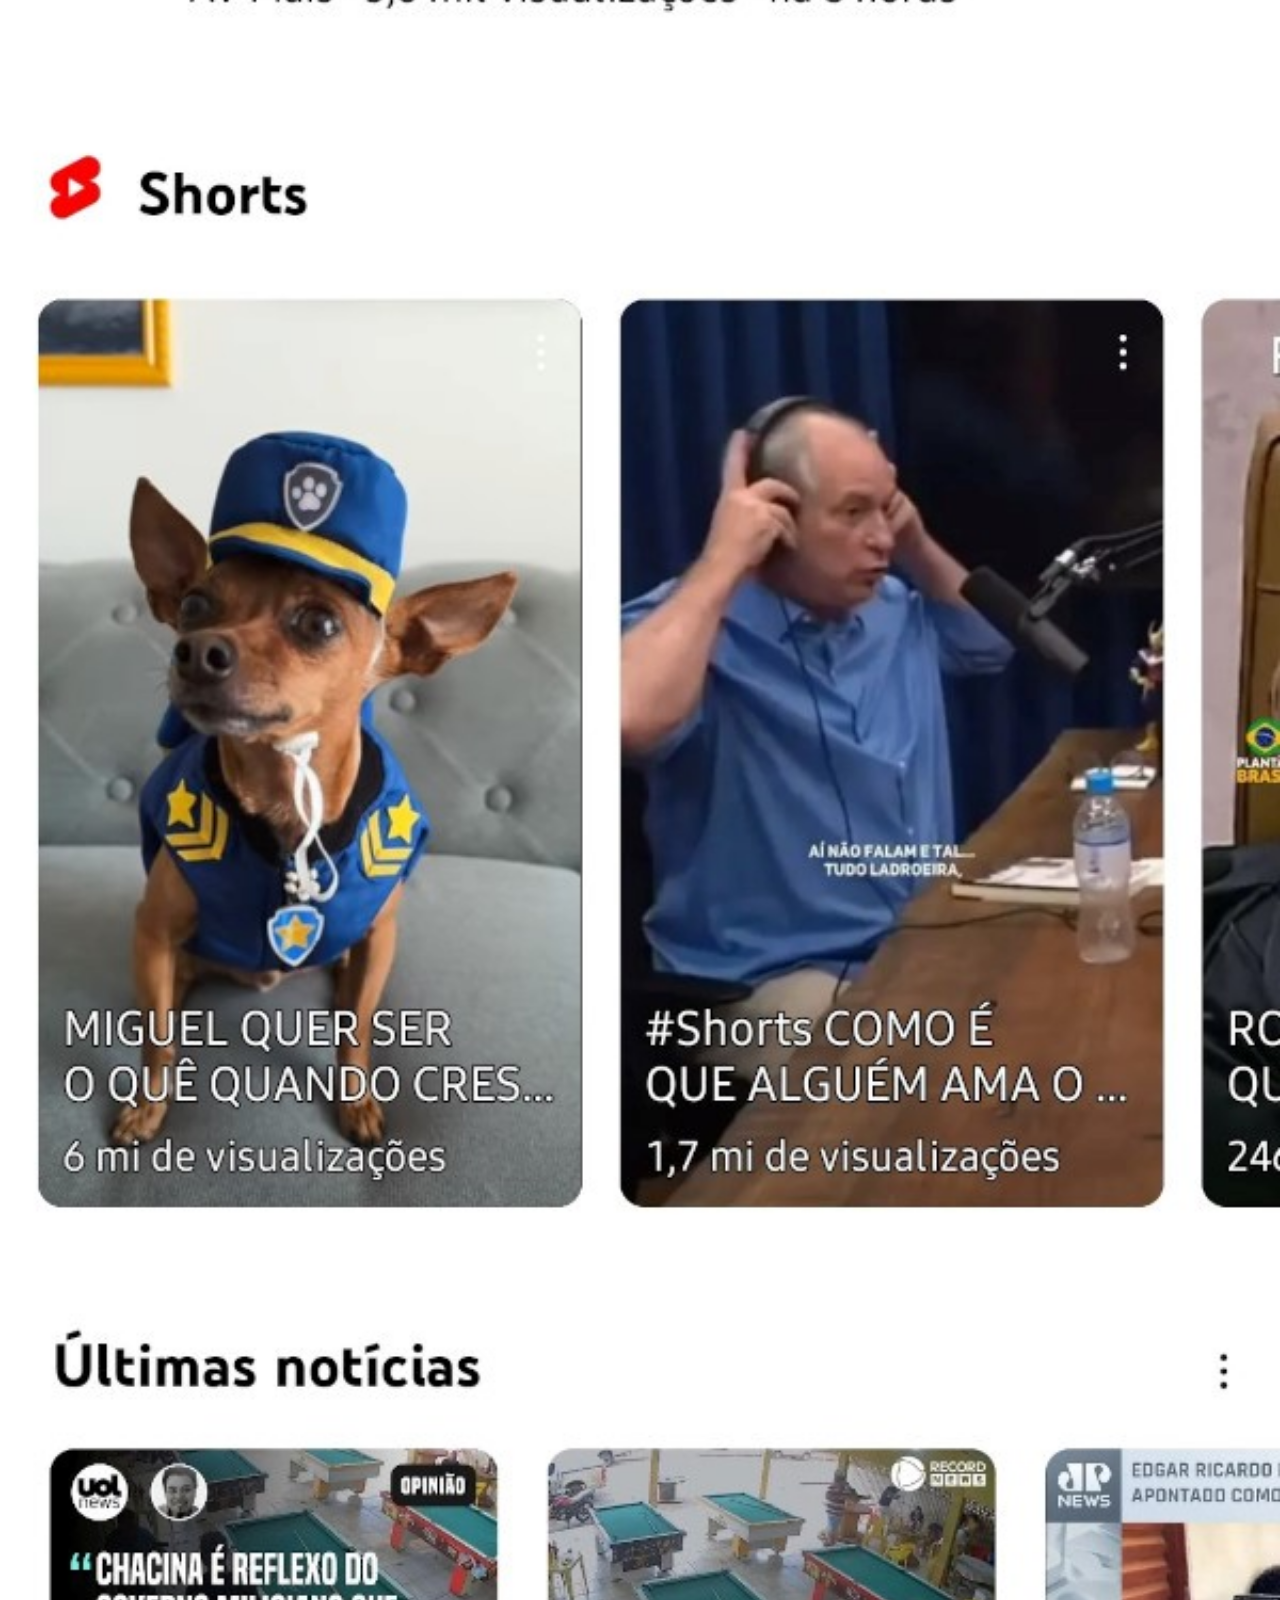
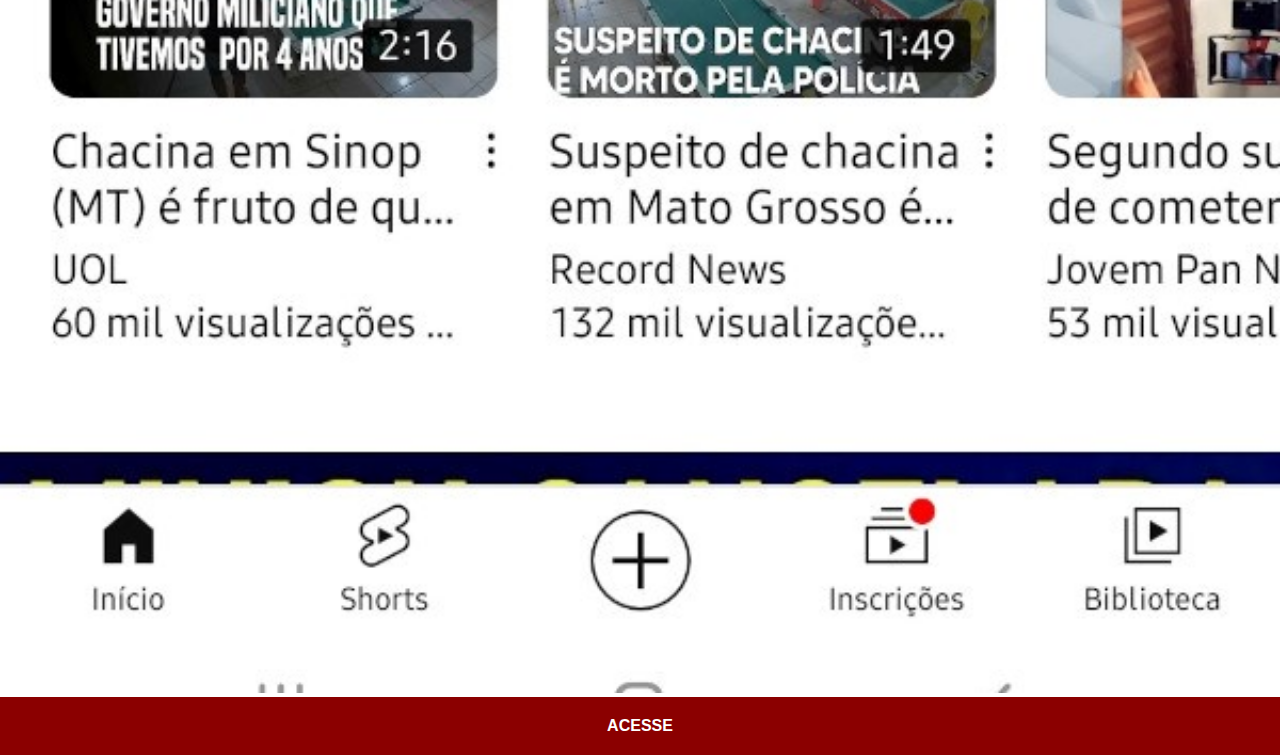
<file: youtube.html>
<!DOCTYPE html>
<html lang="Pt-br">
<head>
    <meta charset="UTF-8">
    <meta http-equiv="X-UA-Compatible" content="IE=edge">
    <meta name="viewport" content="width=device-width, initial-scale=1.0">
    <title>YouTube</title>
    <link rel="stylesheet" href="estilos/social.css">
</head>
<body>
    <img src="imagens/tela-youtube.jpg" alt="YouTube">
    <a href="https://youtube.com/@edsonjm2298" target="_blank">ACESSE</a>
</body>
</html>
</file>
<file: estilos/style.css>
@charset "UTF-8";

*{
    margin: 0px;
    padding: 0px;
    font-family: Arial, Helvetica, sans-serif;
}

html, body{
    height: 100vh;
    width: 100vw;
    background-color: black;
}

body{
    background: url('../imagens/fundo-madeira.jpg')no-repeat top center;
    background-size: cover;
    background-attachment: fixed;
} 

main{
    position: relative;
    height: 100vh;   
}

section#telefone{
    position: absolute;
    top: 50%;
    left: 50%;
    transform: translate(-50%, -50%);
    height: 627px;
    width: 311px;   
    background: url(../imagens/frame-iphone.png) no-repeat;
}
iframe#tela{
    position: relative;
    top: 80px;
    left: 22px;
    width: 267px;
    height: 471px;
}
section#redes-sociais{
    text-align: right;
}
section#redes-sociais img{
    width: 50px;
    margin: 5px;
    border-radius: 50%;  /*com 50% forma o circulo*/
    box-shadow: 2px 2px 5px rgba(0, 0, 0, 0.400);
    box-sizing: border-box;
}

section#redes-sociais img:hover{
    border: 2px solid rgba(255, 255, 255, 0.637);
    transform: translate(-3px, -3px);
    box-shadow: 5px 5px 10px rgba(0, 0, 0, 0.637);
    transition: transform .5s, border 1s;
}
</file>
<file: estilos/social.css>
@charset "UTF-8";

*{
    margin: 0px;
    padding: 0px;
    font-family: Arial, Helvetica, sans-serif;
}

::-webkit-scrollbar{
    width: 0px;
    height: 0px;
}

img{
    width: 100vw;
}

a{
    display: block;
    background-color: darkred;
    color: white;
    padding: 20px;
    text-align: center;
    font-weight: bolder;
    text-decoration: none;
}

a:hover{
    background-color: red;
}
</file>
